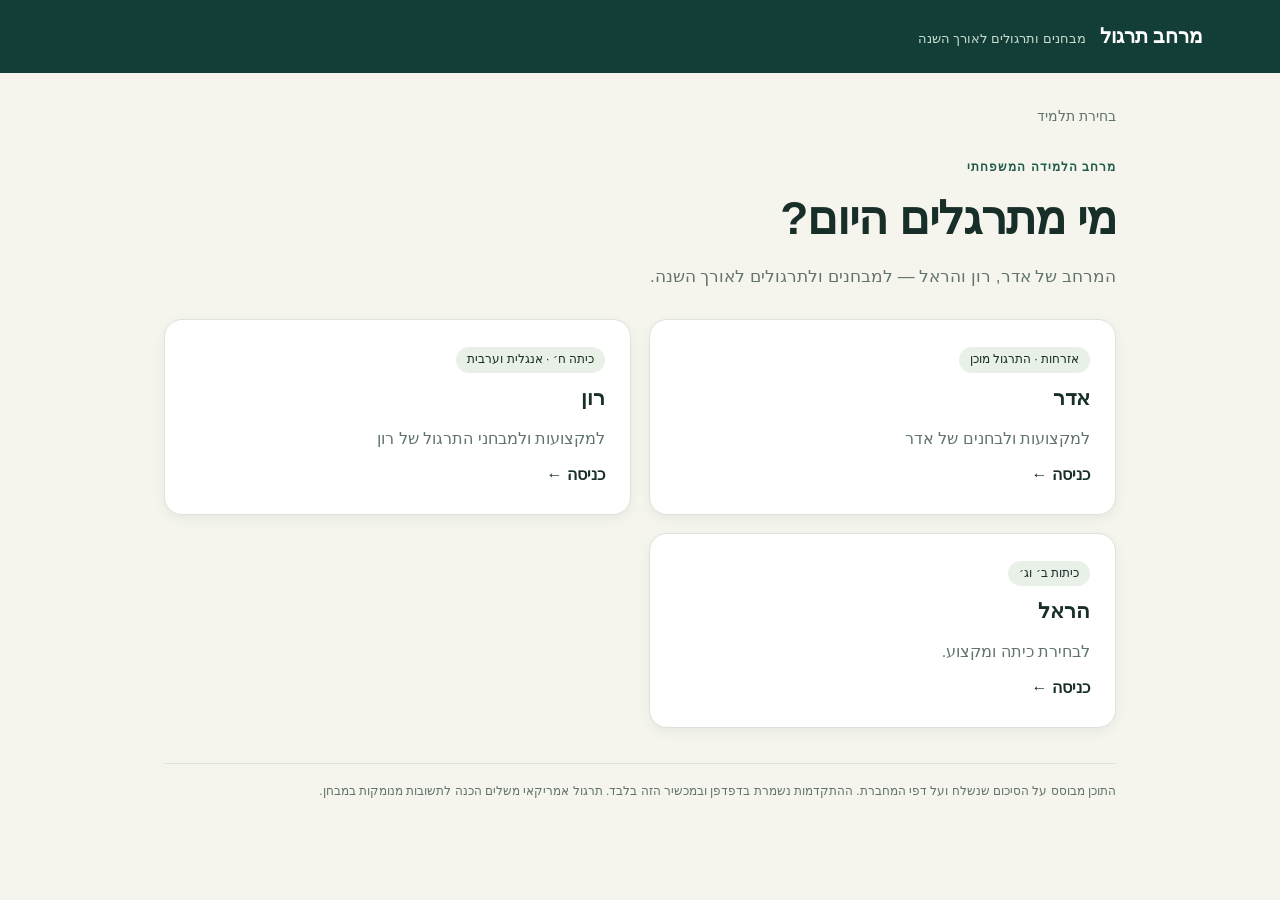
<file: index.html>
<!doctype html><html lang="he" dir="rtl"><head><meta charset="utf-8"><meta name="viewport" content="width=device-width,initial-scale=1"><meta name="theme-color" content="#133e37"><title>מרחב הלמידה המשפחתי</title><style>
:root{--ink:#182e29;--muted:#60736c;--green:#205b4b;--bg:#f5f5ee;--line:#dce3da;--white:#fff;--soft:#e9f0e8;--gold:#e7bd69}*{box-sizing:border-box}body{margin:0;background:var(--bg);color:var(--ink);font-family:Arial,"Noto Sans Hebrew",sans-serif;line-height:1.65}button,a,input{font:inherit}button,a{touch-action:manipulation}button{cursor:pointer}a{color:inherit}header{background:#133e37;color:white;padding:20px 6vw}header a{text-decoration:none;font-weight:700;font-size:20px}header span{color:#c9dcd0;font-size:13px;margin-right:14px}main{max-width:1000px;padding:32px 24px 70px;margin:auto}nav{font-size:14px;color:var(--muted);margin-bottom:30px}nav a{text-decoration:none}nav a:hover{text-decoration:underline}.eyebrow{letter-spacing:1px;font-size:12px;font-weight:bold;color:var(--green)}h1{font-size:clamp(30px,5vw,46px);line-height:1.25;letter-spacing:-1px;margin:12px 0 16px}h2{line-height:1.5;font-size:25px;margin:12px 0 22px}h3{font-size:21px;margin:8px 0}p{margin:10px 0}.intro{color:var(--muted);max-width:690px;font-size:17px}.grid{display:grid;grid-template-columns:repeat(2,minmax(0,1fr));gap:18px;margin:28px 0}.card{background:white;border:1px solid var(--line);border-radius:18px;padding:25px;box-shadow:0 4px 12px #173c2710}.card.link{display:block;text-decoration:none;transition:transform .15s,border-color .15s}.card.link:hover{transform:translateY(-3px);border-color:var(--green)}.section-label{grid-column:1/-1;margin-top:10px}.section-label h2{margin:5px 0}.level{background:#f3ead9;color:#694b19;margin-top:5px}.num{font-size:12px;color:var(--muted);font-weight:bold}.badge{display:inline-block;background:var(--soft);border-radius:20px;padding:3px 11px;font-size:12px}.muted{color:var(--muted)}.actions{display:flex;gap:10px;flex-wrap:wrap;margin-top:22px}.btn{border:1px solid var(--line);border-radius:11px;padding:11px 18px;color:var(--ink);background:white;text-decoration:none;font-weight:bold;display:inline-block}.btn.primary{background:var(--green);border-color:var(--green);color:white}.btn:disabled{opacity:.45;cursor:default}.btn:hover:not(:disabled){filter:brightness(.96)}.notice{padding:15px 18px;background:var(--soft);border-radius:12px;font-size:14px;margin-top:24px}.settings{display:flex;gap:20px;flex-wrap:wrap;align-items:center;background:#fff;padding:16px 20px;border:1px solid var(--line);border-radius:12px}.settings label{display:flex;gap:8px;align-items:center;cursor:pointer}.settings select{font:inherit;padding:7px;border:1px solid var(--line);border-radius:6px;background:white}.topline{display:flex;justify-content:space-between;gap:10px;align-items:center;font-size:14px;color:var(--muted)}.progress{height:7px;background:#dce3da;border-radius:10px;overflow:hidden;margin:12px 0 26px}.progress i{height:100%;display:block;background:var(--green);transition:width .3s}.question{background:white;border:1px solid var(--line);border-radius:20px;padding:30px}.answers{display:grid;gap:11px}.answer{text-align:right;display:flex;align-items:center;gap:12px;padding:15px 18px;border:1.5px solid var(--line);border-radius:12px;background:white;color:var(--ink);line-height:1.5}.answer b{display:flex;align-items:center;justify-content:center;flex-shrink:0;width:29px;height:29px;background:var(--bg);border-radius:8px;font-size:13px}.answer:hover:not(:disabled){border-color:var(--green);background:#f7faf6}.answer.selected{border-color:var(--green);background:#eef4eb}.answer.correct{border-color:#328459;background:#e9f5eb}.answer.wrong{border-color:#ba5d49;background:#fff0eb}.answer:disabled{cursor:default;color:var(--ink)}.feedback{margin-top:20px;padding:16px 20px;border-radius:12px;background:#eef4eb;border-right:4px solid #328459}.feedback.error{background:#fff1eb;border-color:#ba5d49}.feedback p{margin-bottom:0}.qnav{display:flex;gap:6px;flex-wrap:wrap;margin-top:22px}.qnav button{border:1px solid var(--line);background:white;color:var(--ink);border-radius:7px;width:34px;height:34px}.qnav button.done{background:#dbe9df}.qnav button.current{outline:2px solid var(--green);outline-offset:1px}.score{font-size:65px;line-height:1.1;color:var(--green);font-weight:bold;margin:15px 0}.stats{display:flex;gap:30px;flex-wrap:wrap}.review{border-top:1px solid var(--line);padding-top:20px;margin-top:20px}.review details{background:#fff;border:1px solid var(--line);border-radius:12px;padding:14px 18px;margin:10px 0}.review summary{cursor:pointer;font-weight:bold}.review .bad{color:#99432e}.review .good{color:#22603e}footer{font-size:12px;color:var(--muted);margin-top:35px;border-top:1px solid var(--line);padding-top:18px}:focus-visible{outline:3px solid #b78630;outline-offset:4px}.empty{text-align:center;padding:45px 20px}.sr-only{position:absolute;width:1px;height:1px;overflow:hidden;clip:rect(0,0,0,0)}@media(max-width:620px){main{padding:24px 16px 50px}.grid{grid-template-columns:1fr;gap:12px}.card{padding:21px}.question{padding:21px 17px}h2{font-size:21px}.answer{padding:14px 12px;font-size:16px}.settings{gap:12px}header{padding:17px 20px}header span{display:block;margin:0}.actions .btn{flex:1;text-align:center}.topline{font-size:12px}.score{font-size:54px}}
</style>
<link rel="stylesheet" href="./data/english/november-26/exam.css?v=3"></head><body><header><a href="#/">מרחב תרגול</a><span>מבחנים ותרגולים לאורך השנה</span></header><main id="app" tabindex="-1"></main><script id="quiz-data" type="application/json">[
  {
    "title": "כללי המשחק",
    "subtitle": "דמוקרטיה, בחירות והגבלת השלטון",
    "questions": [
      {
        "id": "1-1",
        "q": "קבוצה טוענת שהממשלה היא מקור הסמכות, ולכן אינה חייבת דין וחשבון לאזרחים. איזה עיקרון סותר טענה זו?",
        "options": [
          "שלטון העם",
          "הכרעת הרוב",
          "הפרדת רשויות",
          "הסכמיות"
        ],
        "answer": "שלטון העם",
        "explanation": "האזרחים הם הריבון ומקור סמכות השלטון. הממשלה פועלת מכוח הסמכות שניתנה לנציגים.",
        "tag": "שלטון העם"
      },
      {
        "id": "1-2",
        "q": "במדינה האזרחים בוחרים נציגים, ואלה מקבלים החלטות בשמם. איזו צורת משטר מתוארת?",
        "options": [
          "דמוקרטיה ייצוגית",
          "דמוקרטיה ישירה",
          "שלטון ללא בחירות",
          "משאל עם בכל החלטה"
        ],
        "answer": "דמוקרטיה ייצוגית",
        "explanation": "הבחירה בנציגים שינהלו את ענייני המדינה היא המאפיין של דמוקרטיה ייצוגית.",
        "tag": "שלטון העם"
      },
      {
        "id": "1-3",
        "q": "ועדת בחירות קובעת שרק בעלי תואר אקדמי יוכלו להצביע, אף שכל יתר האזרחים עומדים בתנאי החוק. איזה תנאי נפגע?",
        "options": [
          "כלליות",
          "חשאיות",
          "מחזוריות",
          "יחסיות"
        ],
        "answer": "כלליות",
        "explanation": "כלליות עוסקת בזכות כלל האזרחים העומדים בתנאי החוק לבחור ולהיבחר, ולא במשקל קולו של מי שכבר מצביע.",
        "tag": "תנאי הבחירות"
      },
      {
        "id": "1-4",
        "q": "בעל מפעל דורש מעובדיו לצלם את פתק ההצבעה שלהם כדי להוכיח שתמכו במפלגתו. איזה תנאי נועד להגן מפני לחץ כזה?",
        "options": [
          "חשאיות",
          "רשימתיות",
          "מחזוריות",
          "ארציות"
        ],
        "answer": "חשאיות",
        "explanation": "החשאיות מונעת ידיעה למי הצביע אדם ובכך מגינה על בחירה חופשית מלחץ ומאיומים.",
        "tag": "תנאי הבחירות"
      },
      {
        "id": "1-5",
        "q": "הממשלה מחליטה לדחות את הבחירות שוב ושוב, ללא מועד חדש וללא בסיס בחוק. איזה תנאי נפגע באופן הישיר ביותר?",
        "options": [
          "מחזוריות",
          "כלליות",
          "חשאיות",
          "שוויוניות"
        ],
        "answer": "מחזוריות",
        "explanation": "מחזוריות מחייבת בחירות במועדים הקבועים בחוק ומאפשרת החלפת שלטון.",
        "tag": "תנאי הבחירות"
      },
      {
        "id": "1-6",
        "q": "כל האזרחים רשאים להצביע, אך לבעלי הכנסה גבוהה ניתנים שני קולות ולאחרים קול אחד. איזה תנאי נפגע?",
        "options": [
          "שוויוניות",
          "כלליות",
          "חשאיות",
          "התמודדות חופשית"
        ],
        "answer": "שוויוניות",
        "explanation": "האפשרות להצביע נשמרת, אך משקל הקולות אינו שווה. שוויוניות משמעה קול אחד לכל בוחר ומשקל שווה לקולות.",
        "tag": "תנאי הבחירות"
      },
      {
        "id": "1-7",
        "q": "השלטון מתיר הצבעה חשאית, אך אוסר על מפלגות יריבות לקיים כנסים ולפרסם את מצען. איזה תנאי נפגע?",
        "options": [
          "התמודדות חופשית והוגנת",
          "מחזוריות",
          "שוויוניות במשקל הקול",
          "ארציות"
        ],
        "answer": "התמודדות חופשית והוגנת",
        "explanation": "תחרות אמיתית מחייבת חופש ביטוי והתארגנות ואפשרות להציג עמדות חלופיות.",
        "tag": "תנאי הבחירות"
      },
      {
        "id": "1-8",
        "q": "קולות הבוחרים מכל היישובים נספרים יחד באותו אזור בחירה. איזה מאפיין בשיטת הבחירות בישראל מודגם?",
        "options": [
          "ארצית",
          "יחסית",
          "רשימתית",
          "חשאית"
        ],
        "answer": "ארצית",
        "explanation": "ארציות משמעה שכל המדינה היא אזור בחירה אחד. היא אינה קובעת בפני עצמה כיצד מחולקים המנדטים.",
        "tag": "שיטת הבחירות"
      },
      {
        "id": "1-9",
        "q": "אזרח רוצה להצביע לאדם במקום השלישי ברשימה, בלי לתמוך ברשימה עצמה. איזה מאפיין בשיטת הבחירות לכנסת מונע זאת?",
        "options": [
          "רשימתית",
          "ארצית",
          "יחסית",
          "מחזורית"
        ],
        "answer": "רשימתית",
        "explanation": "ההצבעה היא לרשימת מועמדים של מפלגה ולא למועמד יחיד ברשימה.",
        "tag": "שיטת הבחירות"
      },
      {
        "id": "1-10",
        "q": "מפלגה שעברה את אחוז החסימה מקבלת מושבים בהתאם לחלקה בקולות, על פי כללי חלוקת המנדטים. איזה מאפיין מודגם?",
        "options": [
          "יחסית",
          "ארצית",
          "רשימתית",
          "כללית"
        ],
        "answer": "יחסית",
        "explanation": "יחסיות קושרת בין חלקה של רשימה בקולות לבין מספר מושביה, בכפוף לאחוז החסימה ולכללי החלוקה.",
        "tag": "שיטת הבחירות"
      },
      {
        "id": "1-11",
        "q": "מועצה הכריעה בהצבעה חוקית על מיקום פארק. המיעוט מתנגד, אך זכויותיו אינן נפגעות. מה מחייב עקרון הכרעת הרוב?",
        "options": [
          "ההחלטה מחייבת גם את המתנגדים",
          "ההחלטה תקפה רק אם כולם מסכימים",
          "המיעוט רשאי להתעלם מההחלטה",
          "יש להעניק למיעוט זכות וטו"
        ],
        "answer": "ההחלטה מחייבת גם את המתנגדים",
        "explanation": "הכרעת רוב מאפשרת קבלת החלטות המחייבות גם את המיעוט, תוך שמירה על זכויותיו.",
        "tag": "הכרעת הרוב"
      },
      {
        "id": "1-12",
        "q": "רוב בפרלמנט מבטל את זכות הבחירה של מיעוט משום שהוא מתנגד לשלטון. כיצד יש לסווג את המצב?",
        "options": [
          "עריצות הרוב",
          "מימוש תקין של הכרעת הרוב",
          "העדפה מתקנת",
          "הסכמיות דמוקרטית"
        ],
        "answer": "עריצות הרוב",
        "explanation": "גם רוב נבחר אינו רשאי להשתמש בכוחו כדי לשלול זכויות פוליטיות מהמיעוט או לפגוע ביסודות הדמוקרטיה.",
        "tag": "עריצות הרוב"
      },
      {
        "id": "1-13",
        "q": "אילו שני גורמים הם שניהם אמצעים מוסדיים להגבלת השלטון?",
        "options": [
          "מבקר המדינה ומערכת המשפט",
          "עיתונות וארגון אזרחי",
          "הפגנה ומבקר המדינה",
          "רשת חברתית ואופוזיציה"
        ],
        "answer": "מבקר המדינה ומערכת המשפט",
        "explanation": "מבקר המדינה ומערכת המשפט הם מוסדות רשמיים הפועלים מכוח החוק. עיתונות, מחאה וארגונים אזרחיים הם אמצעים לא מוסדיים.",
        "tag": "הגבלת השלטון"
      },
      {
        "id": "1-14",
        "q": "תחקיר עיתונאי ופעילות של ארגון אזרחי מביאים לביקורת ציבורית על משרד ממשלתי. איזה סוג פיקוח מתואר?",
        "options": [
          "פיקוח בלתי פורמלי",
          "פיקוח שיפוטי",
          "פיקוח פרלמנטרי",
          "פיקוח של מבקר המדינה"
        ],
        "answer": "פיקוח בלתי פורמלי",
        "explanation": "התקשורת והחברה האזרחית מבקרות ומפעילות לחץ ציבורי ללא סמכות שלטונית רשמית.",
        "tag": "הגבלת השלטון"
      },
      {
        "id": "1-15",
        "q": "בית משפט בוחן פעולה של הממשלה מכוח סמכותו, והכנסת מפקחת עליה בדיונים. מה מבטא מבנה זה?",
        "options": [
          "הפרדת רשויות עם איזונים ובלמים",
          "הפרדה מוחלטת ללא קשר בין הרשויות",
          "ריכוז כל הסמכויות ברשות אחת",
          "החלפת שלטון העם בשלטון שופטים"
        ],
        "answer": "הפרדת רשויות עם איזונים ובלמים",
        "explanation": "חלוקת סמכויות לצד פיקוח הדדי נועדה למנוע ריכוז כוח. בישראל ההפרדה אינה מוחלטת.",
        "tag": "הפרדת רשויות"
      }
    ]
  },
  {
    "title": "חוק, מדינה ומחלוקת",
    "subtitle": "שלטון החוק, הכרזת העצמאות ותרבות דמוקרטית",
    "questions": [
      {
        "id": "2-1",
        "q": "שר טוען שמעמדו מאפשר לו להתעלם מחוק המחייב את האזרחים. איזה עיקרון הוא מפר?",
        "options": [
          "שלטון החוק",
          "פלורליזם",
          "שיטת בחירות רשימתית",
          "חופש מדת"
        ],
        "answer": "שלטון החוק",
        "explanation": "שלטון החוק מחייב גם את רשויות השלטון ובעלי התפקידים, ולא רק את האזרחים.",
        "tag": "שלטון החוק"
      },
      {
        "id": "2-2",
        "q": "אדם שאינו בעל תפקיד ציבורי גונב טלפון כדי למכור אותו. מהו סוג העבריינות?",
        "options": [
          "עבריינות פלילית רגילה",
          "עבריינות שלטונית אישית",
          "עבריינות שלטונית ציבורית",
          "פקודה בלתי חוקית"
        ],
        "answer": "עבריינות פלילית רגילה",
        "explanation": "זהו מעשה פלילי למען אינטרס אישי, ללא ניצול תפקיד שלטוני.",
        "tag": "סוגי עבריינות"
      },
      {
        "id": "2-3",
        "q": "פקיד דורש תשלום לכיסו תמורת מתן היתר שהוא מוסמך להעניק. איזה סוג עבריינות מתואר?",
        "options": [
          "עבריינות שלטונית אישית",
          "עבריינות שלטונית ציבורית",
          "עבריינות רגילה ללא קשר לתפקיד",
          "אי־ציות לפקודה"
        ],
        "answer": "עבריינות שלטונית אישית",
        "explanation": "הפקיד מנצל סמכות ציבורית להשגת טובת הנאה פרטית. המעמד והמניע יחד קובעים את הסיווג.",
        "tag": "סוגי עבריינות"
      },
      {
        "id": "2-4",
        "q": "ראש רשות עוקף ביודעין חובה חוקית במכרז כדי לפתוח מהר מרכז קהילתי. הובהר שלא צמחה לו טובת הנאה פרטית. מה הסיווג?",
        "options": [
          "עבריינות שלטונית ציבורית",
          "עבריינות שלטונית אישית",
          "פעולה חוקית בשל המטרה הציבורית",
          "עבריינות פלילית רגילה בלבד"
        ],
        "answer": "עבריינות שלטונית ציבורית",
        "explanation": "הפרת החוק נעשתה במסגרת תפקיד שלטוני לקידום מטרה ציבורית. מטרה כזו אינה מכשירה את העבירה.",
        "tag": "סוגי עבריינות"
      },
      {
        "id": "2-5",
        "q": "מהו ההבדל המכריע בין עבריינות שלטונית אישית לציבורית?",
        "options": [
          "המניע הפרטי לעומת המניע הציבורי או המפלגתי",
          "עובד זוטר לעומת שר בכיר",
          "עבירה קלה לעומת עבירה חמורה",
          "עבירה שהתגלתה לעומת עבירה שלא התגלתה"
        ],
        "answer": "המניע הפרטי לעומת המניע הציבורי או המפלגתי",
        "explanation": "בשני המקרים יש הפרת חוק במסגרת תפקיד שלטוני. ההבחנה בחומר היא בין קידום אינטרס פרטי לקידום אינטרס ציבורי או מפלגתי.",
        "tag": "סוגי עבריינות"
      },
      {
        "id": "2-6",
        "q": "מפקד מורה לפגוע במכוון באנשים חסרי ישע שאינם מסכנים איש. האי־חוקיות חמורה וברורה לכל אדם סביר. מה נדרש?",
        "options": [
          "לסרב לפקודה בלתי חוקית בעליל",
          "לציית משום שהמפקד נושא לבדו באחריות",
          "לציית אם הפקודה נמסרה בכתב",
          "לציית אם רוב החיילים מסכימים"
        ],
        "answer": "לסרב לפקודה בלתי חוקית בעליל",
        "explanation": "פקודה בלתי חוקית בעליל מחייבת סירוב. הוראת מפקד אינה פוטרת את המבצע מאחריות.",
        "tag": "פקודות"
      },
      {
        "id": "2-7",
        "q": "איזו קביעה מבחינה נכון בין פקודה בלתי חוקית לפקודה בלתי חוקית בעליל?",
        "options": [
          "לא כל חריגה מהחוק היא בעליל; בעליל מחייבת סירוב",
          "כל פקודה בלתי חוקית היא בהכרח בעליל",
          "פקודה בעליל מותרת אם המפקד מאשר שוב",
          "ההבדל נקבע רק לפי דרגת נותן הפקודה"
        ],
        "answer": "לא כל חריגה מהחוק היא בעליל; בעליל מחייבת סירוב",
        "explanation": "בעליל מציינת אי־חוקיות מובהקת וחמורה, מעבר לעצם החריגה מהחוק. החומר אינו קובע כלל גורף זהה לכל פקודה בלתי חוקית.",
        "tag": "פקודות"
      },
      {
        "id": "2-8",
        "q": "בעיר פועלים ארגונים המייצגים השקפות שונות, והרשות מכירה בזכותם להתארגן ולפעול כחוק. איזה עיקרון מודגש?",
        "options": [
          "פלורליזם",
          "הסכמיות",
          "מחזוריות",
          "הכרעת הרוב"
        ],
        "answer": "פלורליזם",
        "explanation": "פלורליזם מעניק לגיטימציה לריבוי קבוצות, דעות ואינטרסים ולהתארגנות לשם קידומם.",
        "tag": "תרבות דמוקרטית"
      },
      {
        "id": "2-9",
        "q": "אדם מתנגד מאוד לעמדת מרצה, ובכל זאת נמנע מהשתקתו ומכיר בזכותו להשמיע אותה. איזה עיקרון מודגש?",
        "options": [
          "סובלנות",
          "הסכמיות",
          "שוויוניות בבחירות",
          "הפרדת רשויות"
        ],
        "answer": "סובלנות",
        "explanation": "הפרט אינו חייב להסכים לדעה, אך עליו לאפשר את קיומה וביטויה ולהימנע מאלימות ומהשתקה.",
        "tag": "תרבות דמוקרטית"
      },
      {
        "id": "2-10",
        "q": "מפלגות חלוקות במדיניות, אך מסכימות שהמחלוקות יוכרעו בבחירות ובהליכים חוקיים. איזה עיקרון מודגש?",
        "options": [
          "הסכמיות",
          "אחידות אידאולוגית",
          "שיטת בחירות יחסית",
          "העדפה מתקנת"
        ],
        "answer": "הסכמיות",
        "explanation": "הסכמיות היא הסכמה רחבה על יסודות וכללי משחק משותפים, גם ללא הסכמה על התוכן הפוליטי.",
        "tag": "תרבות דמוקרטית"
      },
      {
        "id": "2-11",
        "q": "מה מבטא בצורה הטובה ביותר תרבות פוליטית דמוקרטית?",
        "options": [
          "השתתפות פוליטית וכיבוד המיעוט גם לאחר הפסד",
          "השתתפות רק כאשר המפלגה שלי מנצחת",
          "קיום בחירות לצד השתקת כל ביקורת",
          "הסכמה מלאה של כל הציבור לכל החלטה"
        ],
        "answer": "השתתפות פוליטית וכיבוד המיעוט גם לאחר הפסד",
        "explanation": "תרבות דמוקרטית כוללת ערכים והתנהגות: השתתפות, סובלנות, כיבוד זכויות וקבלת כללי המשחק והכרעת הרוב.",
        "tag": "תרבות דמוקרטית"
      },
      {
        "id": "2-12",
        "q": "איזו התאמה בין מסמך היסטורי לתוכנו נכונה?",
        "options": [
          "החלטה 181 — הצעת חלוקה למדינה יהודית ולמדינה ערבית",
          "הצהרת בלפור — הכרזה בפועל על הקמת ישראל",
          "כתב המנדט — תוצאות הבחירות לכנסת הראשונה",
          "החלטה 181 — קביעת סמכויות מבקר המדינה"
        ],
        "answer": "החלטה 181 — הצעת חלוקה למדינה יהודית ולמדינה ערבית",
        "explanation": "בסיכום מופיעה החלטה 181 מ־1947 כתוכנית החלוקה. יש להבחין בינה לבין הצהרת בלפור וכתב המנדט.",
        "tag": "הרקע להכרזה"
      },
      {
        "id": "2-13",
        "q": "טקסט מתאר את הקשר ההיסטורי של העם לארצו, את השואה ואת ההכרה הבין־לאומית. לאיזה חלק בהכרזת העצמאות הוא שייך?",
        "options": [
          "החלק ההיסטורי וההצדקות להקמה",
          "החלק המעשי של הקמת מוסדות",
          "הפניות לגורמים שונים",
          "כללי שיטת הבחירות לכנסת"
        ],
        "answer": "החלק ההיסטורי וההצדקות להקמה",
        "explanation": "זהו הרקע המצדיק את הקמת המדינה, להבדיל מההכרזה המעשית, מהערכים ומהפניות.",
        "tag": "חלקי ההכרזה"
      },
      {
        "id": "2-14",
        "q": "מה שייך לחלק המעשי של הכרזת העצמאות?",
        "options": [
          "הכרזה על הקמת המדינה וקביעת מוסדות השלטון הזמניים",
          "תיאור הקשר ההיסטורי לארץ ישראל",
          "התחייבות לחופש דת ומצפון",
          "קריאה למדינות השכנות לשיתוף פעולה"
        ],
        "answer": "הכרזה על הקמת המדינה וקביעת מוסדות השלטון הזמניים",
        "explanation": "החלק המעשי עוסק בעצם הקמת המדינה, בשמה ובסידורי השלטון, ולא בהצדקות או בהצהרות הערכיות.",
        "tag": "חלקי ההכרזה"
      },
      {
        "id": "2-15",
        "q": "איזה צמד מבטא בהתאמה מאפיין יהודי ומאפיין דמוקרטי בהכרזה?",
        "options": [
          "פתיחות לעלייה יהודית ושוויון זכויות לכל האזרחים",
          "שוויון זכויות וקיבוץ גלויות",
          "חופש מצפון והקמת מוסדות זמניים",
          "בחירות כלליות והקשר ההיסטורי של העם לארץ"
        ],
        "answer": "פתיחות לעלייה יהודית ושוויון זכויות לכל האזרחים",
        "explanation": "עלייה יהודית וקיבוץ גלויות מבטאים אופי יהודי; שוויון זכויות ללא הבדל דת, גזע ומין מבטא אופי דמוקרטי.",
        "tag": "תוכן ההכרזה"
      }
    ]
  },
  {
    "title": "זכויות בפעולה",
    "subtitle": "זכויות טבעיות וחירויות בתרחישים",
    "questions": [
      {
        "id": "3-1",
        "q": "תלמיד טוען שזכויות האדם הן פרס שהמדינה מעניקה למי שמתנהג כראוי. מהי התשובה המדויקת?",
        "options": [
          "הן מוקנות לכל אדם מעצם היותו אדם",
          "הן מוקנות רק לאזרחים משלמי מיסים",
          "הן מוקנות רק למי שהצביע בבחירות",
          "הן מוקנות רק לאחר החלטת ממשלה"
        ],
        "answer": "הן מוקנות לכל אדם מעצם היותו אדם",
        "explanation": "זכויות טבעיות אינן מתנה מהשלטון או תמורה על מילוי חובות. תפקיד המדינה להכיר בהן ולהגן עליהן.",
        "tag": "זכויות טבעיות"
      },
      {
        "id": "3-2",
        "q": "מנהל מכריח עובד לעמוד מול עמיתיו ומשפיל אותו בכינויים מבזים. איזו זכות נפגעת באופן הישיר ביותר?",
        "options": [
          "הזכות לכבוד",
          "חופש העיסוק",
          "חופש התנועה",
          "הזכות לבחור ולהיבחר"
        ],
        "answer": "הזכות לכבוד",
        "explanation": "מוקד המקרה הוא השפלה וביזוי של האדם, ולא בחירת מקצוע או תנועה ממקום למקום.",
        "tag": "כבוד"
      },
      {
        "id": "3-3",
        "q": "עובד מעתיק ללא רשות את ההתכתבויות האישיות של עמיתתו וקורא אותן. איזו זכות נפגעת?",
        "options": [
          "הזכות לפרטיות",
          "הזכות לשם טוב",
          "חופש הדת",
          "זכויות קבוצתיות"
        ],
        "answer": "הזכות לפרטיות",
        "explanation": "אין צורך בפרסום פומבי כדי לפגוע בפרטיות; עצם החדירה להתכתבויות האישיות פוגעת בה.",
        "tag": "פרטיות"
      },
      {
        "id": "3-4",
        "q": "אדם מפרסם על שכנו טענת גניבה כוזבת, והפרסום פוגע במוניטין של השכן. איזו זכות מודגשת?",
        "options": [
          "הזכות לשם טוב",
          "חופש המצפון",
          "חופש העיסוק",
          "הזכות לשוויון בהצבעה"
        ],
        "answer": "הזכות לשם טוב",
        "explanation": "הפגיעה היא באופן שבו אחרים תופסים את האדם בעקבות פרסום פוגעני. אין מדובר רק בחדירה למידע אישי.",
        "tag": "שם טוב"
      },
      {
        "id": "3-5",
        "q": "תושבים דורשים מהרשויות לפעול נגד איומים ותקיפות מסכני חיים בשכונתם. איזו זכות עומדת בבסיס הדרישה?",
        "options": [
          "הזכות לחיים ולביטחון",
          "חופש מדת",
          "זכויות תרבותיות",
          "חופש ההתארגנות הפוליטית"
        ],
        "answer": "הזכות לחיים ולביטחון",
        "explanation": "הזכות מחייבת הגנה על חיי האדם ושלמות גופו, ובכלל זה פעולה של המדינה נגד אלימות ואיומים.",
        "tag": "חיים וביטחון"
      },
      {
        "id": "3-6",
        "q": "אדם מועמד לדין בלי שנמסר לו במה הוא מואשם ובלי אפשרות להציג ראיות להגנתו. איזו זכות נפגעת?",
        "options": [
          "הזכות להליך משפטי הוגן",
          "הזכות לחינוך",
          "חופש העיסוק",
          "הזכות לקניין"
        ],
        "answer": "הזכות להליך משפטי הוגן",
        "explanation": "ידיעת האישום והאפשרות להתגונן ולהציג ראיות הן מרכיבים של הליך משפטי הוגן.",
        "tag": "הליך הוגן"
      },
      {
        "id": "3-7",
        "q": "איזו דרישה נובעת מחזקת החפות במסגרת הליך הוגן?",
        "options": [
          "אין לראות באדם אשם לפני שהוכחה אשמתו כדין",
          "כל חשוד זכאי אוטומטית לפטור ממשפט",
          "כל ראיה שהמשטרה אוספת פסולה",
          "כל נאשם רשאי לבחור את פסק הדין"
        ],
        "answer": "אין לראות באדם אשם לפני שהוכחה אשמתו כדין",
        "explanation": "חזקת החפות מגינה על אדם מפני יחס אליו כאשם לפני שהוכחה אשמתו בהליך כדין; היא אינה מבטלת את ההליך.",
        "tag": "הליך הוגן"
      },
      {
        "id": "3-8",
        "q": "רשות כולאת אדם ללא בסיס חוקי וללא הצדקה. מעבר לשאלת ההליך, איזו זכות כללית נפגעת ישירות?",
        "options": [
          "הזכות לחירות",
          "הזכות לשם טוב",
          "זכות קבוצתית לשפה",
          "הזכות לחינוך"
        ],
        "answer": "הזכות לחירות",
        "explanation": "הזכות לחירות מגינה מפני שלילת חירות שרירותית ומאפשרת לאדם לנהל את חייו.",
        "tag": "חירות"
      },
      {
        "id": "3-9",
        "q": "רשות דורשת מאדם לאמץ בלבו השקפה אידאולוגית מסוימת, גם אם לא יבטא דבר בפומבי. איזה חופש נפגע?",
        "options": [
          "חופש המחשבה והמצפון",
          "חופש הביטוי בלבד",
          "חופש התנועה",
          "חופש העיסוק"
        ],
        "answer": "חופש המחשבה והמצפון",
        "explanation": "המקרה מתמקד בעצם ההחזקה בדעה ובמערכת ערכים, ולא בהשמעתן לאחרים.",
        "tag": "מחשבה ומצפון"
      },
      {
        "id": "3-10",
        "q": "רשות אוסרת על אדם לעסוק במקצוע שבחר, ללא בסיס בחוק. איזה חופש נפגע באופן הישיר ביותר?",
        "options": [
          "חופש העיסוק",
          "חופש הדת",
          "חופש התנועה",
          "חופש ההפגנה"
        ],
        "answer": "חופש העיסוק",
        "explanation": "חופש העיסוק עוסק בבחירת מקצוע ומשלח יד ובעיסוק בהם, בכפוף להגבלות חוקיות.",
        "tag": "עיסוק"
      },
      {
        "id": "3-11",
        "q": "מוזיאון מבטל יצירה רק משום שהיא מבקרת את הממשלה, ללא הצדקה אחרת. איזה חופש נמצא במוקד?",
        "options": [
          "חופש הביטוי",
          "חופש מדת",
          "חופש התנועה",
          "חופש המצפון בלבד"
        ],
        "answer": "חופש הביטוי",
        "explanation": "הבעת עמדה באמצעות אמנות היא ביטוי. המוקד כאן הוא הצגתה לציבור ולא עצם המחשבה של היוצר.",
        "tag": "ביטוי"
      },
      {
        "id": "3-12",
        "q": "נאסר על תושבים לעבור בין יישובים ללא בסיס חוקי. איזו זכות נפגעת?",
        "options": [
          "חופש התנועה",
          "חופש העיסוק",
          "הזכות לשם טוב",
          "זכות קבוצתית לתרבות"
        ],
        "answer": "חופש התנועה",
        "explanation": "חופש התנועה כולל מעבר ממקום למקום ובחירת מקום מגורים, בכפוף להגבלות חוקיות.",
        "tag": "תנועה"
      },
      {
        "id": "3-13",
        "q": "נמנעת מאדם האפשרות לקיים טקס של דתו, ללא הצדקה חוקית. איזה חופש נפגע?",
        "options": [
          "חופש הדת",
          "חופש מדת",
          "חופש העיסוק",
          "חופש התנועה"
        ],
        "answer": "חופש הדת",
        "explanation": "חופש הדת מגן על אמונה, השתייכות דתית וקיום מצוות וטקסים. חופש מדת מגן מפני כפייתם.",
        "tag": "דת"
      },
      {
        "id": "3-14",
        "q": "עובדת מחויבת להשתתף בטקס דתי בניגוד לרצונה. איזה חופש עומד בבסיס התנגדותה?",
        "options": [
          "חופש מדת",
          "חופש הדת בלבד",
          "הזכות לשם טוב",
          "הזכות לקניין"
        ],
        "answer": "חופש מדת",
        "explanation": "חופש מדת כולל את הזכות שלא לקיים מנהגים וטקסים דתיים בניגוד לרצון האדם.",
        "tag": "חופש מדת"
      },
      {
        "id": "3-15",
        "q": "איזו קביעה על כניסה לישראל ויציאה ממנה תואמת את חומר הלימוד?",
        "options": [
          "יציאה מוקנית לכל אדם; כניסה לישראל מוקנית לאזרחים, בהתאם לדין",
          "יציאה וכניסה מוקנות באותה מידה לכל אדם בעולם",
          "יציאה מוקנית רק לאזרחים; כניסה לכל אדם",
          "אין קשר בין כניסה ויציאה לבין חופש התנועה"
        ],
        "answer": "יציאה מוקנית לכל אדם; כניסה לישראל מוקנית לאזרחים, בהתאם לדין",
        "explanation": "בסיכום יש הבחנה בין זכות כל אדם לצאת מהמדינה לבין זכות אזרח להיכנס לישראל, בהתאם לדין.",
        "tag": "תנועה"
      }
    ]
  },
  {
    "title": "דיוק והכרעה",
    "subtitle": "שוויון, סוגי זכויות, חובות וגישות כלכליות",
    "questions": [
      {
        "id": "4-1",
        "q": "מועמד מתאים נפסל מעבודה רק בגלל מוצאו, שאין לו קשר לדרישות התפקיד. מהו הסיווג?",
        "options": [
          "אפליה פסולה",
          "הבחנה מוצדקת",
          "העדפה מתקנת",
          "הכרעת רוב"
        ],
        "answer": "אפליה פסולה",
        "explanation": "יחס שונה על בסיס שוני שאינו רלוונטי לעניין הוא אפליה פסולה.",
        "tag": "שוויון"
      },
      {
        "id": "4-2",
        "q": "לתפקיד נהג אוטובוס נדרש רישיון נהיגה מתאים, ומועמד ללא רישיון נדחה. מהו הסיווג?",
        "options": [
          "הבחנה מוצדקת",
          "אפליה פסולה",
          "העדפה מתקנת",
          "עריצות הרוב"
        ],
        "answer": "הבחנה מוצדקת",
        "explanation": "הרישיון הוא שוני הרלוונטי לביצוע התפקיד, ולכן יחס שונה על בסיסו הוא הבחנה.",
        "tag": "שוויון"
      },
      {
        "id": "4-3",
        "q": "תוכנית זמנית מעניקה סיוע מיוחד לקבוצה שקופחה בעבר, כדי לצמצם פערים ולשפר את סיכוייה. מהו הסיווג?",
        "options": [
          "העדפה מתקנת",
          "אפליה פסולה",
          "עבריינות שלטונית ציבורית",
          "אחידות מוחלטת"
        ],
        "answer": "העדפה מתקנת",
        "explanation": "העדפה מתקנת היא הטבה מכוונת לקבוצה שקופחה, לצמצום פערים ולקידום שוויון הזדמנויות, בדרך כלל לזמן מוגבל.",
        "tag": "שוויון"
      },
      {
        "id": "4-4",
        "q": "מהו המבחן המרכזי המבדיל הבחנה מוצדקת מאפליה פסולה?",
        "options": [
          "האם השוני רלוונטי לעניין הנדון",
          "האם רוב הציבור תומך בהחלטה",
          "האם ההחלטה מעניקה יחס זהה לכולם",
          "האם ההחלטה פורסמה ברשת חברתית"
        ],
        "answer": "האם השוני רלוונטי לעניין הנדון",
        "explanation": "לא כל יחס שונה הוא פסול. הרלוונטיות של השוני למטרה היא לב ההבחנה.",
        "tag": "שוויון"
      },
      {
        "id": "4-5",
        "q": "קהילת מיעוט מבקשת להפעיל מוסדות חינוך בשפתה כדי לשמר את מורשתה. איזה סוג זכויות מודגש?",
        "options": [
          "זכויות קבוצתיות־תרבותיות",
          "זכויות פוליטיות של בחירה",
          "זכויות כלכליות בלבד",
          "זכות אישית לשם טוב"
        ],
        "answer": "זכויות קבוצתיות־תרבותיות",
        "explanation": "המטרה היא שימור זהות ייחודית של קבוצה: שפה, תרבות, מורשת ומוסדות חינוך.",
        "tag": "סוגי זכויות"
      },
      {
        "id": "4-6",
        "q": "אזרחים מקימים מפלגה ומתמודדים בבחירות כדי להשפיע על מדיניות הממשלה. איזה סוג זכויות מודגש?",
        "options": [
          "זכויות פוליטיות",
          "זכויות קבוצתיות־תרבותיות",
          "זכויות כלכליות־חברתיות",
          "זכויות קניין בלבד"
        ],
        "answer": "זכויות פוליטיות",
        "explanation": "השתתפות בחיים הפוליטיים, התארגנות והזכות לבחור ולהיבחר מאפשרות השפעה על השלטון.",
        "tag": "סוגי זכויות"
      },
      {
        "id": "4-7",
        "q": "איגוד דורש שכר ותנאי עבודה הוגנים, ושירותי בריאות וחינוך נגישים. איזה סוג זכויות משותף לדרישות?",
        "options": [
          "זכויות כלכליות־חברתיות",
          "זכויות פוליטיות בלבד",
          "זכויות קבוצתיות בלבד",
          "תנאי בחירות דמוקרטיות"
        ],
        "answer": "זכויות כלכליות־חברתיות",
        "explanation": "זכויות אלה עוסקות בתנאי קיום וברמת חיים נאותה, ומימושן כרוך במדיניות ובהקצאת משאבים.",
        "tag": "סוגי זכויות"
      },
      {
        "id": "4-8",
        "q": "איזו טענה מתארת נכון את הזכויות הפוליטיות לפי הסיכום?",
        "options": [
          "חלקן נובעות מזכויות טבעיות וחלקן קשורות לאזרחות",
          "כולן מוענקות לכל אדם בעולם בכל מדינה",
          "כולן נוגעות רק לקבלת שירותי רווחה",
          "כולן מיועדות רק לקבוצות מיעוט"
        ],
        "answer": "חלקן נובעות מזכויות טבעיות וחלקן קשורות לאזרחות",
        "explanation": "חופש ביטוי והתארגנות קשורים לזכויות טבעיות; הזכות לבחור ולהיבחר קשורה להשתתפות אזרחים בשלטון.",
        "tag": "סוגי זכויות"
      },
      {
        "id": "4-9",
        "q": "איזה זוג כולל בהתאמה חובה כאדם וחובה כאזרח?",
        "options": [
          "כיבוד זכויות הזולת ותשלום מיסים כחוק",
          "תשלום מיסים וכיבוד זכויות הזולת",
          "בחירה במקצוע ותשלום מיסים",
          "קיום טקס דתי והצבעה למפלגה"
        ],
        "answer": "כיבוד זכויות הזולת ותשלום מיסים כחוק",
        "explanation": "כיבוד הזולת הוא חובה אנושית; תשלום מיסים הוא חובה חוקית במסגרת המדינה. הזכויות אינן תמורה למילוי החובות.",
        "tag": "חובות"
      },
      {
        "id": "4-10",
        "q": "אזרח לא שילם מס. אדם אחר טוען שמעתה מותר לפגוע בגופו ולשלול את זכויותיו הבסיסיות. מה נכון?",
        "options": [
          "ניתן לאכוף את החוק, אך זכויותיו אינן נשללות אוטומטית",
          "כל זכויותיו פוקעות עד תשלום החוב",
          "רק זכויות בני משפחתו נשמרות",
          "זכויות טבעיות קיימות רק למי שאין לו חובות"
        ],
        "answer": "ניתן לאכוף את החוק, אך זכויותיו אינן נשללות אוטומטית",
        "explanation": "המדינה יכולה לנקוט הליכים חוקיים, אך אי־מילוי חובה אינו מבטל אוטומטית את הזכויות הטבעיות.",
        "tag": "זכויות וחובות"
      },
      {
        "id": "4-11",
        "q": "עיתון רוצה לפרסם פרטים אישיים, והאדם שעליו נכתב מבקש למנוע חשיפה. איזה צמד זכויות מתנגש במוקד המתואר?",
        "options": [
          "חופש הביטוי והזכות לפרטיות",
          "חופש העיסוק וחופש הדת",
          "זכות בחירה וזכות לתרבות",
          "חופש תנועה והזכות לחינוך"
        ],
        "answer": "חופש הביטוי והזכות לפרטיות",
        "explanation": "הפרסום מבטא חופש ביטוי, וחשיפת עניינים אישיים נוגעת לפרטיות. יש לבחון איזון בהתאם לנסיבות ולדין.",
        "tag": "התנגשות זכויות"
      },
      {
        "id": "4-12",
        "q": "נדרשת החלטה המגבילה הפגנה בשל סכנה ממשית לחיי אנשים. מהי דרך החשיבה המתאימה לפי החומר?",
        "options": [
          "איזון שיצמצם ככל האפשר את הפגיעה בזכויות",
          "ביטול אוטומטי של חופש הביטוי בכל מחלוקת",
          "קביעה שהזכות להפגין תמיד גוברת ללא תנאי",
          "קבלת החלטה רק לפי מספר המפגינים"
        ],
        "answer": "איזון שיצמצם ככל האפשר את הפגיעה בזכויות",
        "explanation": "זכויות עלולות להתנגש בזכויות אחרות ובאינטרס ציבורי. יש לאזן בנסיבות המקרה ולשאוף למימוש מרבי ולפגיעה מצומצמת.",
        "tag": "התנגשות זכויות"
      },
      {
        "id": "4-13",
        "q": "ממשלה מרחיבה שירותים ציבוריים וקצבאות, במימון מיסוי, כדי לצמצם פערים חברתיים. איזו גישה מודגמת?",
        "options": [
          "הגישה הסוציאל־דמוקרטית",
          "הגישה הליברלית הכלכלית",
          "הפרדת רשויות",
          "שיטת בחירות יחסית"
        ],
        "answer": "הגישה הסוציאל־דמוקרטית",
        "explanation": "הדגש הוא על אחריות המדינה, התערבות בכלכלה וצמצום פערים באמצעות מיסוי ושירותים חברתיים.",
        "tag": "גישות כלכליות"
      },
      {
        "id": "4-14",
        "q": "מפלגה מציעה לצמצם התערבות ממשלתית, לעודד תחרות ולתת ליוזמה פרטית להוביל את הכלכלה. איזו גישה מודגמת?",
        "options": [
          "הגישה הליברלית הכלכלית",
          "הגישה הסוציאל־דמוקרטית",
          "עקרון ההסכמיות",
          "העדפה מתקנת"
        ],
        "answer": "הגישה הליברלית הכלכלית",
        "explanation": "הגישה הליברלית מדגישה חופש כלכלי, אחריות אישית, קניין פרטי ותחרות, לצד התערבות ממשלתית מצומצמת.",
        "tag": "גישות כלכליות"
      },
      {
        "id": "4-15",
        "q": "אדם לוקח ללא רשות את האופניים של שכנו ומוכר אותם. איזו זכות טבעית של השכן נפגעת באופן הישיר ביותר?",
        "options": [
          "הזכות לקניין",
          "חופש הביטוי",
          "חופש המצפון",
          "הזכות לשם טוב"
        ],
        "answer": "הזכות לקניין",
        "explanation": "האופניים הם רכושו של השכן. נטילתם ומכירתם ללא רשות פוגעות בזכותו לקניין; הסיווג אינו תלוי בשאלה אם הגנב הוא גם עבריין פלילי.",
        "tag": "קניין"
      }
    ]
  },
  {
    "title": "מזהים את ההבדל",
    "subtitle": "דמוקרטיה, בחירות ותרבות פוליטית",
    "difficulty": "גבוהה",
    "series": "מתקדמים",
    "questions": [
      {
        "id": "5-1",
        "q": "עירייה מקצה לכל העמותות חדרים באותם תנאים. ייחודה של המדיניות הוא ההכרה בכך שלקבוצות בעלות תפיסות שונות יש מקום לגיטימי בעיר. איזה עיקרון עומד במוקד ההנמקה?",
        "options": [
          "פלורליזם",
          "סובלנות",
          "הסכמיות",
          "הכרעת הרוב"
        ],
        "answer": "פלורליזם",
        "explanation": "המוקד הוא הלגיטימציה לריבוי קבוצות ולפעילותן. סובלנות הייתה מודגשת בהימנעות מפגיעה בדעה שמעוררת התנגדות; הסכמיות עוסקת בכללים משותפים.",
        "tag": "פלורליזם",
        "challenge": "עוגן"
      },
      {
        "id": "5-2",
        "q": "מארגני כנס מתנגדים בחריפות לדבריו של אחד המשתתפים, אך מגינים על זכותו לדבר ומונעים הפרעות לדבריו. מה ההבדל המרכזי בין המקרה הזה לפלורליזם?",
        "options": [
          "המוקד הוא ריסון התגובה לדעה מתנגדת",
          "המוקד הוא הסכמה לתוכן הדעה המתנגדת",
          "המוקד הוא קבלת החלטה לפי מספר התומכים",
          "המוקד הוא חלוקת סמכויות בין מוסדות"
        ],
        "answer": "המוקד הוא ריסון התגובה לדעה מתנגדת",
        "explanation": "סובלנות היא נכונות לאפשר דעה שונה למרות התנגדות אליה. אין צורך לאמץ אותה או להסכים לה כדי לכבד את זכות השמעתה.",
        "tag": "סובלנות",
        "challenge": "גבוהה"
      },
      {
        "id": "5-3",
        "q": "מפלגות מסכימות שהבחירות יתקיימו כחוק, אך חלוקות בשאלה אם להעלות מיסים. מה אפשר להסיק?",
        "options": [
          "קיימת הסכמיות על כללי המשחק למרות מחלוקת במדיניות",
          "הסכמיות תתקיים רק לאחר הסכמה גם על המיסוי",
          "הסכמה על בחירות מבטלת את הצורך בהכרעת רוב",
          "המחלוקת על המיסוי שוללת את קיומו של פלורליזם"
        ],
        "answer": "קיימת הסכמיות על כללי המשחק למרות מחלוקת במדיניות",
        "explanation": "הסכמיות אינה אחידות בעמדות. בסיס משותף של כללי משחק מאפשר לנהל מחלוקות ענייניות ואף להכריע ביניהן.",
        "tag": "הסכמיות",
        "challenge": "עוגן"
      },
      {
        "id": "5-4",
        "q": "מפלגה רשאית להירשם ולהתמודד, אך השלטון מונע ממנה לקיים כנסים ולהציג עמדה בתקשורת. למה עצם רישומה אינו מספיק לבחירות דמוקרטיות?",
        "options": [
          "תחרות מחייבת גם אפשרות ממשית לביטוי ולהתארגנות",
          "זכות ההתמודדות מחייבת גם מספר מושבים מובטח",
          "שוויוניות מחייבת תוצאה זהה לכל המפלגות",
          "ארציות מחייבת מועמד אישי מכל יישוב"
        ],
        "answer": "תחרות מחייבת גם אפשרות ממשית לביטוי ולהתארגנות",
        "explanation": "התמודדות חופשית והוגנת אינה רק רישום פורמלי. היא מחייבת חירויות המאפשרות תחרות והצגת חלופות, בלי להבטיח תוצאה שווה.",
        "tag": "בחירות חופשיות",
        "challenge": "גבוהה"
      },
      {
        "id": "5-5",
        "q": "כל האזרחים העומדים בתנאי החוק רשאים להצביע. לכל אחד קול אחד, אך החוק מעניק לקולות תושבי הבירה משקל כפול בספירה. איזה צמד מתאר את המצב?",
        "options": [
          "הכלליות נשמרת והשוויוניות נפגעת",
          "השוויוניות נשמרת והכלליות נפגעת",
          "החשאיות נשמרת ולכן השוויוניות נשמרת",
          "המחזוריות נפגעת ולכן הכלליות נפגעת"
        ],
        "answer": "הכלליות נשמרת והשוויוניות נפגעת",
        "explanation": "זכות ההשתתפות פתוחה לכל הזכאים ולכן כלליות נשמרת. שוויוניות מחייבת גם משקל שווה לקולות, ולא רק פתק אחד לכל בוחר.",
        "tag": "כלליות ושוויוניות",
        "challenge": "גבוהה"
      },
      {
        "id": "5-6",
        "q": "במדינה מצביעים לרשימות מפלגתיות, אך רק הרשימה הגדולה מקבלת את כל מושבי הפרלמנט. על סמך שני הפרטים האלה בלבד, מה נכון?",
        "options": [
          "השיטה רשימתית אך אינה יחסית",
          "השיטה יחסית אך אינה רשימתית",
          "השיטה ארצית ולכן היא גם יחסית",
          "השיטה מחזורית ולכן היא גם רשימתית"
        ],
        "answer": "השיטה רשימתית אך אינה יחסית",
        "explanation": "זהות הגוף שלו מצביעים מעידה על רשימתיות. הקצאת כל המושבים לרשימה אחת אינה חלוקה בהתאם לחלקן של הרשימות בקולות; אין מידע על אזורי הבחירה.",
        "tag": "שיטת הבחירות",
        "challenge": "גבוהה מאוד"
      },
      {
        "id": "5-7",
        "q": "כל המדינה היא אזור בחירה אחד. תוצאות הספירה עדיין אינן ידועות. איזה מאפיין ניתן לקבוע בוודאות מהנתון הזה לבדו?",
        "options": [
          "ארציות",
          "יחסיות",
          "רשימתיות",
          "שוויוניות"
        ],
        "answer": "ארציות",
        "explanation": "מספר אזורי הבחירה קובע ארציות. כדי לקבוע יחסיות צריך מידע על חלוקת המושבים, ולרשימתיות צריך לדעת אם מצביעים לרשימה.",
        "tag": "שיטת הבחירות",
        "challenge": "גבוהה"
      },
      {
        "id": "5-8",
        "q": "ראש עיר מדגיש: ״נבחרתי ברוב גדול, ולכן אין צורך שמוסדות הביקורת יבדקו את החלטותיי״. איזו תגובה משקפת את עקרונות הדמוקרטיה?",
        "options": [
          "מקור סמכות דמוקרטי אינו מבטל את הצורך בפיקוח",
          "בחירה ברוב מבטלת פיקוח עד הבחירות הבאות",
          "פיקוח מוסדי נדרש רק על בעלי תפקיד שלא נבחרו",
          "הגבלת השלטון מחייבת להחליף בחירות בביקורת"
        ],
        "answer": "מקור סמכות דמוקרטי אינו מבטל את הצורך בפיקוח",
        "explanation": "שלטון העם מקנה סמכות לנציגים; הגבלת השלטון מגינה מפני שימוש לרעה בסמכות. העקרונות משלימים זה את זה גם כשהרוב גדול.",
        "tag": "שלטון העם והגבלת השלטון",
        "challenge": "גבוהה"
      },
      {
        "id": "5-9",
        "q": "עיתונאית חושפת ליקוי במשרד. בהמשך מבקר המדינה בודק אותו מכוח סמכותו. איזו קביעה מדויקת לגבי שני השלבים?",
        "options": [
          "הראשון בלתי מוסדי והשני מוסדי",
          "שניהם מוסדיים מפני שעסקו במשרד ממשלתי",
          "שניהם בלתי מוסדיים מפני שהבדיקה החלה בתקשורת",
          "הראשון מוסדי והשני בלתי מוסדי"
        ],
        "answer": "הראשון בלתי מוסדי והשני מוסדי",
        "explanation": "סוג הפיקוח נקבע לפי הגורם וסמכותו, ולא לפי מושא הביקורת או מקור המידע. העיתונות אינה מוסד שלטוני; מבקר המדינה פועל כמוסד רשמי.",
        "tag": "סוגי פיקוח",
        "challenge": "גבוהה"
      },
      {
        "id": "5-10",
        "q": "חברי אופוזיציה מקיימים דיון ביקורת בוועדת הכנסת. באותו נושא אזרחים מפגינים מחוץ לבניין. מה נכון לגבי פעולות הביקורת המתוארות?",
        "options": [
          "שתיהן מגבילות שלטון, אך רק הראשונה מוסדית",
          "שתיהן בלתי מוסדיות משום שהן מתנגדות לממשלה",
          "שתיהן מוסדיות משום שהן מתקיימות ליד הכנסת",
          "רק ההפגנה מגבילה שלטון מפני שהוועדה חלק ממנו"
        ],
        "answer": "שתיהן מגבילות שלטון, אך רק הראשונה מוסדית",
        "explanation": "אופוזיציה ודיוני הכנסת הם פיקוח במסגרת מוסד רשמי. הפגנה היא לחץ ציבורי ללא הפעלת סמכות שלטונית; התנגדות לממשלה אינה המדד לסיווג.",
        "tag": "סוגי פיקוח",
        "challenge": "גבוהה"
      },
      {
        "id": "5-11",
        "q": "לאחר הכרעה חוקית על סדרי תחבורה, מתנגדי ההחלטה ממשיכים להפגין כחוק וגם מקיימים אותה. כיצד מתיישבות שתי הפעולות?",
        "options": [
          "חובת קיום ההכרעה מתיישבת עם זכות לבקר ולפעול לשינויה",
          "קיום ההכרעה מחייב להפסיק כל ביקורת עליה",
          "המשך המחאה מוכיח שאין קבלה של כללי המשחק",
          "זכות המחאה פוטרת מקיום ההכרעה בתקופת המחאה"
        ],
        "answer": "חובת קיום ההכרעה מתיישבת עם זכות לבקר ולפעול לשינויה",
        "explanation": "קבלת הכרעת הרוב אינה ויתור על חופש ביטוי ועל השתתפות פוליטית. אפשר לקיים החלטה ולנסות לשנותה בדרכים דמוקרטיות.",
        "tag": "הכרעת הרוב ותרבות דמוקרטית",
        "challenge": "גבוהה"
      },
      {
        "id": "5-12",
        "q": "רוב בפרלמנט מחליט שמיעוט מסוים לא יורשה להתארגן פוליטית. תומכי ההחלטה טוענים שהיא דמוקרטית משום שעברה בהצבעה מסודרת. מהו הכשל בטענה?",
        "options": [
          "הליך הכרעה תקין אינו מכשיר שלילת זכויות מהמיעוט",
          "רוב תקף רק כשהמיעוט מסכים לתוצאה",
          "החלטת רוב מחייבת רק בעניינים כלכליים",
          "קיום הצבעה מעביר את הסמכות מן העם לפרלמנט"
        ],
        "answer": "הליך הכרעה תקין אינו מכשיר שלילת זכויות מהמיעוט",
        "explanation": "הכרעת רוב מוגבלת בשמירה על זכויות ועל יסודות הדמוקרטיה. שלילת התארגנות ממיעוט יכולה להיות עריצות רוב גם כשהליך ההצבעה סדור.",
        "tag": "עריצות הרוב",
        "challenge": "גבוהה"
      },
      {
        "id": "5-13",
        "q": "ממשלה היא חלק מהרשות המבצעת, ובית המשפט בוחן את חוקיות פעולתה. האם עצם הביקורת סותרת הפרדת רשויות?",
        "options": [
          "לא; פיקוח בין רשויות הוא חלק מאיזונים ובלמים",
          "כן; הפרדת רשויות מחייבת הימנעות מכל קשר",
          "לא; משום שהשופטת מקבלת כך את כל סמכויות הממשלה",
          "כן; אלא אם כל חברי הממשלה מסכימים לבדיקה"
        ],
        "answer": "לא; פיקוח בין רשויות הוא חלק מאיזונים ובלמים",
        "explanation": "הפרדת רשויות אינה בידוד מוחלט. חלוקת סמכויות ופיקוח הדדי נועדו יחד למנוע ריכוז כוח, בלי לבטל את התפקיד הנפרד של כל רשות.",
        "tag": "הפרדת רשויות",
        "challenge": "עוגן"
      },
      {
        "id": "5-14",
        "q": "במדינה מתקיימות בחירות סדירות, אך אזרחים מצדיקים אלימות נגד יריבים ומסרבים להכיר בזכותם להתבטא. מהי המסקנה הזהירה ביותר?",
        "options": [
          "קיום בחירות לבדו אינו מבטיח תרבות פוליטית דמוקרטית",
          "קיום בחירות מוכיח שהסובלנות בחברה מספקת",
          "היעדר סובלנות מוכיח שהבחירות אינן חשאיות",
          "אלימות בין אזרחים מוכיחה שהשיטה אינה ארצית"
        ],
        "answer": "קיום בחירות לבדו אינו מבטיח תרבות פוליטית דמוקרטית",
        "explanation": "הנתונים מעידים על חולשה בערכים ובהתנהגות הדמוקרטיים. אי אפשר להסיק מהם לבדם אם תנאי טכני מסוים בבחירות מתקיים.",
        "tag": "תרבות פוליטית",
        "challenge": "גבוהה מאוד"
      },
      {
        "id": "5-15",
        "q": "בהצבעה מקבלת קבוצה רוב, וכל המשתתפים מסכימים לקבל את התוצאה כחוק. איזה צמד מתאר בנפרד את דרך ההכרעה ואת הבסיס לקבלתה?",
        "options": [
          "הכרעת רוב; הסכמיות",
          "הסכמיות; הכרעת רוב",
          "פלורליזם; מחזוריות",
          "שוויוניות; הפרדת רשויות"
        ],
        "answer": "הכרעת רוב; הסכמיות",
        "explanation": "הכרעת הרוב היא אופן קבלת ההחלטה. הסכמה על כללי המשחק היא הבסיס המשותף המאפשר לקבל הכרעות גם כשחולקים על התוצאה.",
        "tag": "הכרעת רוב והסכמיות",
        "challenge": "גבוהה מאוד"
      }
    ]
  },
  {
    "title": "מנתחים את הפרט המכריע",
    "subtitle": "זכויות, שוויון ושלטון החוק",
    "difficulty": "גבוהה",
    "series": "מתקדמים",
    "questions": [
      {
        "id": "6-1",
        "q": "עובד ציבור מסרב לתת שירות לאדם עד שזה ישלם כסף לכיסו הפרטי. איזה פרט מכריע את סוג העבריינות השלטונית?",
        "options": [
          "הכוונה להפיק טובת הנאה אישית",
          "העובדה שהפעולה בוצעה בשעות העבודה",
          "העובדה שמקבל השירות הוא אזרח",
          "היקף המשאבים של המשרד הציבורי"
        ],
        "answer": "הכוונה להפיק טובת הנאה אישית",
        "explanation": "ניצול התפקיד לשם רווח פרטי מאפיין עבריינות שלטונית אישית. עצם הפעולה בתפקיד אינו מבדיל בינה לבין שלטונית ציבורית.",
        "tag": "עבריינות שלטונית",
        "challenge": "עוגן"
      },
      {
        "id": "6-2",
        "q": "בעל תפקיד מפר חוק כדי לסייע למפלגתו בבחירות, בלי להפיק טובת הנאה אישית. כיצד יש לסווג את המניע לפי הסיכום?",
        "options": [
          "מניע מפלגתי במסגרת עבריינות שלטונית ציבורית",
          "מניע פרטי בהכרח במסגרת עבריינות שלטונית אישית",
          "מניע המתיר את המעשה במסגרת התמודדות חופשית",
          "מניע המוציא את המעשה מגדר עבריינות שלטונית"
        ],
        "answer": "מניע מפלגתי במסגרת עבריינות שלטונית ציבורית",
        "explanation": "הסיכום כולל אינטרס מפלגתי במסגרת עבריינות שלטונית ציבורית, בהיעדר טובת הנאה אישית. הסיווג אינו הצדקה חוקית או מוסרית למעשה.",
        "tag": "עבריינות שלטונית",
        "challenge": "גבוהה"
      },
      {
        "id": "6-3",
        "q": "ראש רשות מפר חוק בטענה שהתושבים ביקשו ממנו לעשות זאת ברוב קולות. מה נכון לגבי הקשר בין שני העקרונות?",
        "options": [
          "תמיכת הרוב אינה פוטרת את הרשות מכפיפות לחוק",
          "תמיכת הרוב ממירה כל עבירה להחלטה מותרת",
          "כפיפות לחוק חלה רק בהיעדר הכרעת רוב",
          "הכרעת הרוב מחייבת את התושבים אך לעולם לא את הרשות"
        ],
        "answer": "תמיכת הרוב אינה פוטרת את הרשות מכפיפות לחוק",
        "explanation": "גם בעל תפקיד נתמך כפוף לחוק. עקרון הכרעת הרוב אינו מעניק היתר להתעלם משלטון החוק.",
        "tag": "שלטון החוק והכרעת הרוב",
        "challenge": "גבוהה"
      },
      {
        "id": "6-4",
        "q": "עובדת קוראת ללא רשות תיק רפואי אישי, אך אינה מוסרת את תוכנו לאיש. איזו זכות נפגעה לפי התיאור?",
        "options": [
          "פרטיות, גם בלי פרסום לאחרים",
          "שם טוב, משום שכל קריאה משנה מוניטין",
          "ביטוי, משום שהמידע לא הועבר לציבור",
          "הליך הוגן, משום שמדובר במסמך רפואי"
        ],
        "answer": "פרטיות, גם בלי פרסום לאחרים",
        "explanation": "חדירה למידע אישי יכולה לפגוע בפרטיות גם ללא הפצה. פגיעה בשם טוב מתמקדת בפרסום פוגעני ובמוניטין בעיני אחרים.",
        "tag": "פרטיות ושם טוב",
        "challenge": "גבוהה"
      },
      {
        "id": "6-5",
        "q": "עלון מפיץ ביודעין טענה כוזבת שבעל עסק מרמה לקוחות. לא נחשף שום מידע מחייו הפרטיים. איזו זכות היא המוקד הישיר?",
        "options": [
          "הזכות לשם טוב",
          "הזכות לפרטיות",
          "חופש המחשבה",
          "הזכות להליך הוגן"
        ],
        "answer": "הזכות לשם טוב",
        "explanation": "הטענה הכוזבת פוגעת במוניטין בפני הציבור. לא כל פרסום פוגעני הוא דווקא חשיפת מידע פרטי.",
        "tag": "שם טוב",
        "challenge": "עוגן"
      },
      {
        "id": "6-6",
        "q": "מורה מבזה תלמיד בפני הכיתה בשל טעות, בלי לפרסם עליו טענה עובדתית או לחשוף פרט אישי. מהו הזיהוי המדויק ביותר?",
        "options": [
          "פגיעה בכבוד באמצעות השפלה",
          "פגיעה בפרטיות באמצעות חשיפה",
          "פגיעה בקניין באמצעות נטילה",
          "פגיעה בהליך הוגן באמצעות הרשעה"
        ],
        "answer": "פגיעה בכבוד באמצעות השפלה",
        "explanation": "המוקד הוא יחס משפיל ומבזה לערכו של האדם. אין בתיאור חדירה לפרטיות או הליך משפטי; לא די בנוכחות קהל כדי לקבוע שם טוב כמוקד.",
        "tag": "כבוד",
        "challenge": "גבוהה"
      },
      {
        "id": "6-7",
        "q": "מועמד נדחה מתפקיד מתרגם משום שאינו שולט בשפה הנדרשת לעבודה. איזה שינוי בפרטים יהפוך את הדחייה לאפליה פסולה?",
        "options": [
          "הדחייה תהיה בשל מוצאו, אף שהוא שולט בשפה",
          "הדחייה תיעשה לאחר מבחן תרגום ענייני",
          "הדחייה תנומק בכתב בדרישות התפקיד",
          "הדחייה תתייחס לאותה דרישה אצל כל המועמדים"
        ],
        "answer": "הדחייה תהיה בשל מוצאו, אף שהוא שולט בשפה",
        "explanation": "שליטה בשפה היא שוני רלוונטי לתרגום. החלפתה במוצא שאינו רלוונטי ליכולת המועמד משנה את הבסיס להחלטה לאפליה פסולה.",
        "tag": "הבחנה ואפליה",
        "challenge": "גבוהה"
      },
      {
        "id": "6-8",
        "q": "מוסד מעניק תמיכה זמנית לסטודנטים מקבוצה שקופחה במשך שנים. מטרתו המוצהרת היא לצמצם את הפער שנוצר. מה מבדיל את המדיניות מהבחנה רגילה?",
        "options": [
          "הטבה מתקנת לקבוצה בשל פער מצטבר מקיפוח",
          "בחינה של התאמת כל מועמד לדרישת מקצוע",
          "מתן יחס אחיד ללא התחשבות במצב קודם",
          "חלוקת ההטבה לפי עמדת הרוב בהצבעה"
        ],
        "answer": "הטבה מתקנת לקבוצה בשל פער מצטבר מקיפוח",
        "explanation": "העדפה מתקנת מתמקדת בקידום קבוצה מקופחת ובצמצום פערים. הבחנה עוסקת ביחס שונה על בסיס שוני רלוונטי לעניין עצמו.",
        "tag": "העדפה מתקנת",
        "challenge": "גבוהה"
      },
      {
        "id": "6-9",
        "q": "לאדם נאסר להשמיע ביקורת, אך לא נעשה ניסיון לשנות את דעתו הפנימית. באיזה חופש מתמקדת ההגבלה המתוארת?",
        "options": [
          "חופש הביטוי",
          "חופש המחשבה והמצפון",
          "חופש העיסוק",
          "חופש התנועה"
        ],
        "answer": "חופש הביטוי",
        "explanation": "האיסור עוסק בהוצאת הדעה החוצה. חופש מחשבה ומצפון מתמקד בהחזקת הדעה ובגיבוש השקפה, גם בלי לבטאה.",
        "tag": "מחשבה וביטוי",
        "challenge": "גבוהה"
      },
      {
        "id": "6-10",
        "q": "מטופלת מבקשת לקיים טקס דתי; מטופל אחר מבקש שלא יחייבו אותו להשתתף בו. איזה צמד חירויות תואם את שתי הבקשות, לפי הסדר?",
        "options": [
          "חופש הדת; חופש מדת",
          "חופש מדת; חופש הדת",
          "חופש המצפון; חופש העיסוק",
          "חופש הביטוי; חופש התנועה"
        ],
        "answer": "חופש הדת; חופש מדת",
        "explanation": "קיום פולחן הוא מימוש חופש הדת. הימנעות מכפייה להשתתף בפולחן היא מימוש חופש מדת; שתי החירויות מגינות על בחירת האדם.",
        "tag": "דת ומדת",
        "challenge": "עוגן"
      },
      {
        "id": "6-11",
        "q": "נאשמת יודעת מה האישום ויש לה עורך דין, אך נאסר עליה להציג ראיות להגנתה. מהי המסקנה המדויקת?",
        "options": [
          "זכותה להליך הוגן עדיין נפגעת",
          "ייצוג משפטי מספיק לבדו לקיום הליך הוגן",
          "מסירת האישום מבטלת את הצורך בראיות הגנה",
          "הליך הוגן נקבע רק לפי תוצאת פסק הדין"
        ],
        "answer": "זכותה להליך הוגן עדיין נפגעת",
        "explanation": "הליך הוגן כולל כמה רכיבים. קיומם של חלקם אינו מכשיר שלילת האפשרות להתגונן ולהציג ראיות.",
        "tag": "הליך משפטי הוגן",
        "challenge": "גבוהה"
      },
      {
        "id": "6-12",
        "q": "אזרח דורש שהמדינה תגן עליו מתקיפה, אף שהוא חשוד בהעלמת מס. מהו המענה העקרוני הנכון?",
        "options": [
          "חובת ההגנה על חייו אינה תמורה לקיום חובת המס",
          "חובת ההגנה מתחילה רק לאחר זיכויו מכל חשד",
          "חובת ההגנה תלויה בכך שאין לו חוב למדינה",
          "חובת ההגנה מוחלפת בזכותו לייצוג משפטי"
        ],
        "answer": "חובת ההגנה על חייו אינה תמורה לקיום חובת המס",
        "explanation": "זכויות טבעיות אינן מותנות במילוי חובות. אפשר לאכוף את דיני המס ובמקביל קיימת חובה לכבד ולהגן על חייו וביטחונו.",
        "tag": "זכויות וחובות",
        "challenge": "גבוהה"
      },
      {
        "id": "6-13",
        "q": "ראש רשות מקדם ביודעין עסקה לא חוקית. יש טענה שפעל למען הציבור, וטענה שפעל לקבלת תשלום אישי. איזה מידע חסר להבחנה בין שני סוגי העבריינות השלטונית?",
        "options": [
          "המניע למעשה וקיומה של טובת הנאה פרטית",
          "האם ראש הרשות נבחר בבחירות כלליות",
          "האם העסקה עוררה עניין רב בתקשורת",
          "האם רוב התושבים משתמשים בשירות שנרכש"
        ],
        "answer": "המניע למעשה וקיומה של טובת הנאה פרטית",
        "explanation": "בשני הסיווגים יכולה להיות פעולה לא חוקית בתפקיד. השאלה המכריעה היא אם המטרה פרטית או ציבורית או מפלגתית; התועלת לציבור לבדה אינה מוכיחה את המניע.",
        "tag": "סיווג עבריינות",
        "challenge": "גבוהה מאוד"
      },
      {
        "id": "6-14",
        "q": "מפקד נתן הוראה החורגת מסמכותו. לא נמסר מידע על חומרתה ועל מידת הבהירות של אי־חוקיותה. איזו מסקנה נתמכת בנתונים?",
        "options": [
          "זו פקודה בלתי חוקית; אין די מידע לקבוע שהיא בעליל",
          "זו פקודה בעליל משום שכל חריגה מסמכות היא בעליל",
          "זו פקודה חוקית אם המפקד חזר עליה בכתב",
          "זו פקודה ציבורית משום שניתנה במסגרת תפקיד"
        ],
        "answer": "זו פקודה בלתי חוקית; אין די מידע לקבוע שהיא בעליל",
        "explanation": "חריגה מסמכות מספיקה לקבוע אי־חוקיות. כדי לקבוע בעליל דרושה אי־חוקיות חמורה ומובהקת לאדם סביר; לא ניתנה כאן תשתית לכך.",
        "tag": "פקודות",
        "challenge": "גבוהה מאוד"
      },
      {
        "id": "6-15",
        "q": "מוסד מפרסם תנאי קבלה אחידים, אך אחד התנאים אינו קשור ליכולת לבצע את התפקיד ופוסל קבוצה בשל זהותה. מהו הלקח העקרוני?",
        "options": [
          "אחידות בניסוח אינה מוכיחה שהשוני רלוונטי",
          "תנאי אחיד אינו יכול ליצור אפליה פסולה",
          "פגיעה בשוויון מחייבת בהכרח נוסח שונה לכל קבוצה",
          "רלוונטיות נבחנת רק אם אין תנאי קבלה כתובים"
        ],
        "answer": "אחידות בניסוח אינה מוכיחה שהשוני רלוונטי",
        "explanation": "גם כלל המנוסח באופן אחיד צריך להיבחן לפי הרלוונטיות של השוני שהוא יוצר. עצם אחידות הטקסט אינה מכשירה פסילה בשל זהות בלתי רלוונטית.",
        "tag": "שוויון",
        "challenge": "גבוהה מאוד"
      }
    ]
  },
  {
    "title": "מחברים בין עקרונות",
    "subtitle": "תרחישים משולבים והכרעה בין מסיחים קרובים",
    "difficulty": "גבוהה מאוד",
    "series": "מתקדמים",
    "questions": [
      {
        "id": "7-1",
        "q": "קבוצה מפסידה בהצבעה תקינה על תקציב. היא מקיימת את ההחלטה ופועלת כחוק להקים רשימה שתתמודד בבחירות הבאות. איזו קביעה מתארת את השילוב?",
        "options": [
          "קבלת הכרעת הרוב לצד מימוש זכויות פוליטיות",
          "ויתור על הכרעת הרוב באמצעות חופש ההתארגנות",
          "החלפת שלטון העם בפיקוח של מבקר המדינה",
          "הסכמה מלאה לתוכן התקציב מכוח ההסכמיות"
        ],
        "answer": "קבלת הכרעת הרוב לצד מימוש זכויות פוליטיות",
        "explanation": "קיום החלטה אינו מחייב להסכים לתוכנה. התארגנות והתמודדות מאפשרות לפעול לשינוי בדרכים דמוקרטיות תוך קבלת ההכרעה הקיימת.",
        "tag": "הכרעת רוב והשתתפות",
        "challenge": "עוגן"
      },
      {
        "id": "7-2",
        "q": "מועצת עיר מכירה בזכותן של קבוצות שונות להקים מרכזים, אך דורשת מכולן לאיים על יריביהן כדי לזכות בתקציב. איזה עיקרון מודגם בחלק הראשון ואיזה נפגע בחלק השני?",
        "options": [
          "פלורליזם; סובלנות",
          "פלורליזם; הסכמיות",
          "סובלנות; פלורליזם",
          "הסכמיות; סובלנות"
        ],
        "answer": "פלורליזם; סובלנות",
        "explanation": "הכרה בהתארגנות של קבוצות שונות מבטאת פלורליזם. עידוד איומים מנוגד לסובלנות, המחייבת הימנעות מאלימות ומפגיעה בשל שונות ועמדות.",
        "tag": "פלורליזם וסובלנות",
        "challenge": "גבוהה"
      },
      {
        "id": "7-3",
        "q": "במדינה יש קלפי חשאית וקול שווה לכל בוחר. מפלגות אופוזיציה מורשות לפעול, אך אסור להן להופיע על פתק ההצבעה ללא בסיס חוקי. מהו ההסבר המדויק לכך שהבחירות אינן תקינות?",
        "options": [
          "התמודדות חופשית והוגנת נפגעת למרות קיום תנאים אחרים",
          "קול שווה וחשאיות מבטיחים לבדם בחירות דמוקרטיות",
          "איסור ההתמודדות מוכיח בהכרח שיש כמה אזורי בחירה",
          "עצם קיומה של אופוזיציה פוגע בעקרון שלטון העם"
        ],
        "answer": "התמודדות חופשית והוגנת נפגעת למרות קיום תנאים אחרים",
        "explanation": "התנאים לבחירות דמוקרטיות נדרשים יחד. אפשר לשמור על חשאיות ועל שוויוניות ובכל זאת למנוע תחרות פוליטית אמיתית.",
        "tag": "תנאי הבחירות",
        "challenge": "גבוהה"
      },
      {
        "id": "7-4",
        "q": "באספה הוחלט ברוב קולות על זמן פעילות. כל המשתתפים הכירו מראש בסמכות ההצבעה. רק אחר כך התברר שהתוכן שולל ממיעוט זכות יסוד. איזה ניתוח נכון?",
        "options": [
          "הסכמה להליך אינה היתר לרוב לפגוע בזכויות המיעוט",
          "הסכמה מוקדמת להליך מכשירה כל תוכן שיאושר ברוב",
          "שלילת זכות יסוד מוכיחה שלא התקיימה הצבעה אמיתית",
          "הסכמה לכללי המשחק מחייבת הסכמה ערכית לתוצאה"
        ],
        "answer": "הסכמה להליך אינה היתר לרוב לפגוע בזכויות המיעוט",
        "explanation": "יש להפריד בין קבלת כללי ההכרעה לבין גבולותיה המהותיים. הסכמיות והצבעה אינן מבטלות את ההגנה על זכויות המיעוט.",
        "tag": "הסכמיות ועריצות הרוב",
        "challenge": "גבוהה מאוד"
      },
      {
        "id": "7-5",
        "q": "חבר ממשלה מפרסם החלטה שאין לו סמכות חוקית לקבל. התקשורת חושפת זאת, ולאחר מכן בית משפט בוחן את חוקיותה. איזה רצף מושגים תואם?",
        "options": [
          "שלטון החוק; פיקוח בלתי מוסדי; פיקוח מוסדי",
          "הגבלת השלטון; פיקוח מוסדי; פיקוח בלתי מוסדי",
          "שלטון החוק; פיקוח מוסדי; פיקוח מוסדי",
          "שלטון העם; פיקוח בלתי מוסדי; פיקוח בלתי מוסדי"
        ],
        "answer": "שלטון החוק; פיקוח בלתי מוסדי; פיקוח מוסדי",
        "explanation": "החריגה מסמכות נוגעת לכפיפות השלטון לחוק. התקשורת פועלת ללא סמכות שלטונית, ובית המשפט פועל כמוסד רשמי; מושא הביקורת אינו קובע את הסיווג.",
        "tag": "שלטון החוק ופיקוח",
        "challenge": "גבוהה מאוד"
      },
      {
        "id": "7-6",
        "q": "מנהל ציבורי מפנה כספים בניגוד לחוק כדי לממן פעילות של מפלגתו. הוא אינו מקבל כסף אישי וטוען שהדבר ישרת את הציבור. מהי הקביעה המדויקת ביותר?",
        "options": [
          "הסיווג ציבורי אינו הופך את הפרת החוק למותרת",
          "הסיווג ציבורי מוכיח שאין כל עבירה פלילית",
          "מניע מפלגתי מסווג תמיד כטובת הנאה אישית",
          "היעדר רווח פרטי מוציא את המעשה מתחום שלטון החוק"
        ],
        "answer": "הסיווג ציבורי אינו הופך את הפרת החוק למותרת",
        "explanation": "לפי הסיכום, קידום אינטרס מפלגתי במסגרת תפקיד ללא טובת הנאה פרטית יכול להיות עבריינות שלטונית ציבורית. ציבורית היא תיאור מניע, לא אישור תקינות.",
        "tag": "עבריינות ציבורית",
        "challenge": "גבוהה"
      },
      {
        "id": "7-7",
        "q": "אישה מתנגדת לניסיון לחייב אותה להחזיק באמונה דתית, אף שלא נדרשה להשתתף בטקס. השאלה מבקשת לזהות את החופש הנוגע לעצם אמונתה הפנימית. מה מתאים ביותר?",
        "options": [
          "חופש המחשבה והמצפון",
          "חופש הביטוי",
          "חופש התנועה",
          "חופש העיסוק"
        ],
        "answer": "חופש המחשבה והמצפון",
        "explanation": "הפרט המכריע הוא הכפייה על האמונה הפנימית. אילו המוקד היה כפייה לבצע טקס, חופש מדת היה מתאים; ביטוי עוסק בהבעת עמדה.",
        "tag": "מחשבה ומצפון",
        "challenge": "גבוהה"
      },
      {
        "id": "7-8",
        "q": "עיתון מבקש לפרסם ביקורת על שירות ציבורי. כדי לבססה הוא מצרף פרטי טיפול אישיים של מטופלים שאינם נחוצים להבנת הכשל. איזה צמד מזהה את ההתנגשות המרכזית?",
        "options": [
          "חופש הביטוי והזכות לפרטיות",
          "חופש הביטוי והזכות לשם טוב",
          "הזכות לבריאות והזכות לפרטיות",
          "חופש המחשבה והזכות לכבוד"
        ],
        "answer": "חופש הביטוי והזכות לפרטיות",
        "explanation": "הביקורת היא ביטוי; פרטי הטיפול הם מידע אישי. נחיצות הפרטים חשובה לאיזון ולצמצום הפגיעה, אך עצם החשיבות הציבורית אינה מבטלת פרטיות.",
        "tag": "איזון זכויות",
        "challenge": "גבוהה מאוד"
      },
      {
        "id": "7-9",
        "q": "ארגון של מיעוט מקים בית ספר בשפת הקבוצה ומנהל קמפיין כדי להשפיע על תקצובו. איזה סיווג מתאים למטרה התרבותית ולאמצעי ההשפעה, לפי הסדר?",
        "options": [
          "זכויות קבוצתיות־תרבותיות; זכויות פוליטיות",
          "זכויות פוליטיות; זכויות קבוצתיות־תרבותיות",
          "זכויות כלכליות־חברתיות; זכויות קבוצתיות־תרבותיות",
          "זכויות קבוצתיות־תרבותיות; זכויות כלכליות־חברתיות"
        ],
        "answer": "זכויות קבוצתיות־תרבותיות; זכויות פוליטיות",
        "explanation": "שימור שפת הקבוצה וזהותה הוא המוקד התרבותי. קמפיין ציבורי להשפעה על מדיניות משתמש בביטוי ובהשתתפות פוליטית. לא כל רכיב באותו אירוע שייך לאותה קטגוריה.",
        "tag": "סוגי זכויות",
        "challenge": "גבוהה מאוד"
      },
      {
        "id": "7-10",
        "q": "רשות מסרבת להעסיק אדם על בסיס השקפתו, שאינה קשורה לתפקיד. הנימוק הוא שרוב הציבור מתנגד להשקפה. איזה צמד קובע את הכשל?",
        "options": [
          "השוני אינו רלוונטי; תמיכת רוב אינה מכשירה אפליה",
          "ההתנגדות הציבורית הופכת את ההשקפה לשוני רלוונטי",
          "זוהי הבחנה מוצדקת אם תנאי ההשקפה מנוסח באחידות",
          "זהו רק עניין של סובלנות, ללא קשר לזכות לשוויון"
        ],
        "answer": "השוני אינו רלוונטי; תמיכת רוב אינה מכשירה אפליה",
        "explanation": "הבעיה בשוויון נבחנת לפי הקשר בין השוני לעניין. תמיכה ציבורית אינה הופכת שוני בלתי רלוונטי לתנאי מוצדק ואינה מעניקה לרוב סמכות בלתי מוגבלת.",
        "tag": "שוויון והכרעת רוב",
        "challenge": "גבוהה מאוד"
      },
      {
        "id": "7-11",
        "q": "ועדה מקצה סיוע זמני לקבוצה מקופחת, ובנפרד דורשת מכל מועמד לתפקיד רפואי הכשרה מתאימה. איזה סיווג מתאים לשתי הפעולות?",
        "options": [
          "העדפה מתקנת; הבחנה מוצדקת",
          "הבחנה מוצדקת; העדפה מתקנת",
          "העדפה מתקנת; העדפה מתקנת",
          "הבחנה מוצדקת; הבחנה מוצדקת"
        ],
        "answer": "העדפה מתקנת; הבחנה מוצדקת",
        "explanation": "הסיוע מתקן פער קבוצתי שנוצר מקיפוח. דרישת הכשרה קשורה ישירות ליכולת לבצע תפקיד. שתי הפעולות כוללות יחס שונה, אך ההיגיון שלהן שונה.",
        "tag": "הבחנה והעדפה מתקנת",
        "challenge": "עוגן"
      },
      {
        "id": "7-12",
        "q": "רשות מגבילה מחאה כדי להגן על ביטחון המשתתפים. לפי החומר, איזו שאלה חשובה לבחינת ההחלטה, מעבר לעצם קיומה של מטרה ציבורית?",
        "options": [
          "האם אפשר להגן על הביטחון תוך פגיעה מצומצמת יותר בביטוי",
          "האם למפגינים יש דעה המקובלת על רוב האזרחים",
          "האם המחאה נעימה למקבלי ההחלטות המותקפים",
          "האם אפשר להחליף את זכות המחאה בזכות לקניין"
        ],
        "answer": "האם אפשר להגן על הביטחון תוך פגיעה מצומצמת יותר בביטוי",
        "explanation": "התנגשות עם אינטרס חשוב אינה מבטלת את הצורך באיזון. יש לשאוף להגנה על ביטחון לצד מימוש מרבי של הביטוי וצמצום הפגיעה בו.",
        "tag": "התנגשות זכויות",
        "challenge": "גבוהה מאוד"
      },
      {
        "id": "7-13",
        "q": "ראש רשות טוען: ״אם נספק יותר שירותים, מותר לנו להתעלם מהחוק בדרך״. איזה עיקרון מאפשר לדחות את הטענה בלי להכריע איזו מדיניות כלכלית עדיפה?",
        "options": [
          "גם מדיניות חברתית רצויה צריכה להתבצע במסגרת החוק",
          "הצלחת המהלך לצמצם פערים היא שקובעת את חוקיותו",
          "תמיכת הציבור במרפאה מעניקה לשר סמכות לחרוג מהחוק",
          "כוונה לסייע לציבור מספיקה כדי לפטור מחובת ציות לחוק"
        ],
        "answer": "גם מדיניות חברתית רצויה צריכה להתבצע במסגרת החוק",
        "explanation": "יש להפריד בין שיפוט התכלית של מדיניות לבין חוקיות אמצעיה. שלטון החוק חל גם כשבעל התפקיד מבקש להשיג תועלת חברתית.",
        "tag": "שלטון החוק וגישות כלכליות",
        "challenge": "גבוהה"
      },
      {
        "id": "7-14",
        "q": "איזה מאפיין משותף להכרעת רוב תקינה ולהליך משפטי הוגן לפי החומר?",
        "options": [
          "קיום הליך אינו מבטל את החובה לכבד זכויות",
          "בשניהם הסכמה מראש להליך מייתרת הגנה על זכויות",
          "בשניהם בוחנים את ההוגנות רק לפי התוצאה הסופית",
          "בשניהם זכות ההתנגדות מאפשרת למנוע את ההחלטה"
        ],
        "answer": "קיום הליך אינו מבטל את החובה לכבד זכויות",
        "explanation": "רוב אינו רשאי לבטל זכויות מיעוט; הליך משפטי חייב לשמור על זכויות האדם. הליך הוגן אינו הצבעה ציבורית, והכרעת רוב אינה דורשת הסכמה מלאה.",
        "tag": "עקרונות וזכויות",
        "challenge": "גבוהה מאוד"
      },
      {
        "id": "7-15",
        "q": "שתי קבוצות חלוקות בחריפות, מכירות בזכות זו של זו לפעול ומתנגדות לאלימות; הן מסכימות גם על כללי הכרעה. איזו קביעה נתמכת במכלול?",
        "options": [
          "תרבות דמוקרטית יכולה להתקיים לצד מחלוקת עמוקה",
          "מחלוקת עמוקה שוללת את קיומה של הסכמיות",
          "הכרה בקבוצות מחייבת הסכמה לכל עמדותיהן",
          "הימנעות מאלימות מחייבת לוותר על השתתפות פוליטית"
        ],
        "answer": "תרבות דמוקרטית יכולה להתקיים לצד מחלוקת עמוקה",
        "explanation": "פלורליזם, סובלנות והסכמיות מאפשרים ניהול מחלוקת, ולא היעדרה. זהו בסיס לתרבות דמוקרטית גם כשהפער בתוכן משמעותי.",
        "tag": "תרבות דמוקרטית",
        "challenge": "עוגן"
      }
    ]
  },
  {
    "title": "דיוק ברמת עומק",
    "subtitle": "הכרזת העצמאות, כלכלה, זכויות ומסקנות זהירות",
    "difficulty": "גבוהה מאוד",
    "series": "מתקדמים",
    "questions": [
      {
        "id": "8-1",
        "q": "בהכרזת העצמאות מופיעה התחייבות לשוויון זכויות לצד פתיחות לעלייה יהודית. איזה ניתוח מתאים?",
        "options": [
          "שתי ההתחייבויות מבטאות בהתאמה אופי דמוקרטי ואופי יהודי",
          "שתי ההתחייבויות מבטאות רק את החלק המעשי של ההכרזה",
          "הראשונה היא פנייה למדינות השכנות והשנייה לאו״ם",
          "הראשונה היא הצדקה היסטורית והשנייה כלל בחירות"
        ],
        "answer": "שתי ההתחייבויות מבטאות בהתאמה אופי דמוקרטי ואופי יהודי",
        "explanation": "שוויון זכויות מבטא את האופי הדמוקרטי; עלייה יהודית מבטאת את האופי היהודי. אלה הצהרות על אופייה של המדינה, ולא סידורי המוסדות הזמניים.",
        "tag": "אופי המדינה בהכרזה",
        "challenge": "עוגן"
      },
      {
        "id": "8-2",
        "q": "תלמידה קוראת פסקה בהכרזה העוסקת בקשר ההיסטורי לארץ ובאסון השואה. איזו שאלה מסבירה את תפקיד הפסקה במבנה המסמך?",
        "options": [
          "מדוע מוצדקת הקמת מדינה לעם היהודי?",
          "אילו גופים ינהלו בפועל את המדינה הזמנית?",
          "אילו פניות מופנות למדינות השכנות ולתושביהן?",
          "באילו ערכי יסוד מתחייבת המדינה להחזיק?"
        ],
        "answer": "מדוע מוצדקת הקמת מדינה לעם היהודי?",
        "explanation": "החלק ההיסטורי מציג את הרקע וההצדקות להקמה. יש להבחין בין הצדקה, הכרזה מעשית, עקרונות ופניות.",
        "tag": "מבנה ההכרזה",
        "challenge": "גבוהה"
      },
      {
        "id": "8-3",
        "q": "שלושה קטעים עוסקים בהכרת אומות העולם, בהקמת מוסדות זמניים ובשוויון זכויות. איזו התאמה נכונה, לפי אותו סדר?",
        "options": [
          "הצדקה להקמה; חלק מעשי; הצהרה ערכית",
          "הצדקה להקמה; הצהרה ערכית; חלק מעשי",
          "הצהרה ערכית; חלק מעשי; הצדקה להקמה",
          "הצדקה להקמה; פנייה לגורמים שונים; הצהרה ערכית"
        ],
        "answer": "הצדקה להקמה; חלק מעשי; הצהרה ערכית",
        "explanation": "הכרה בין־לאומית נכללת ברקע להצדקת ההקמה; מוסדות זמניים הם סידור מעשי; שוויון זכויות מתאר את אופייה הערכי של המדינה.",
        "tag": "מבנה ההכרזה",
        "challenge": "גבוהה מאוד"
      },
      {
        "id": "8-4",
        "q": "איזו התאמה בין מסמך היסטורי לתפקידו נכונה לפי דפי הסיכום?",
        "options": [
          "הצהרת בלפור — תמיכה בבית לאומי לעם היהודי",
          "הצהרת בלפור — הצעה לחלוקה למדינה יהודית ולערבית",
          "הצהרת בלפור — קביעה של מוסדות השלטון הזמניים",
          "הצהרת בלפור — אישור כתב המנדט בידי חבר הלאומים"
        ],
        "answer": "הצהרת בלפור — תמיכה בבית לאומי לעם היהודי",
        "explanation": "הצהרת בלפור מבטאת תמיכה בבית לאומי. כתב המנדט והחלטה 181 הם תחנות אחרות ברקע; החלטה 181 עוסקת בתוכנית חלוקה.",
        "tag": "רקע להכרזה",
        "challenge": "גבוהה"
      },
      {
        "id": "8-5",
        "q": "איזה ניסוח מבחין נכון בין החלטה 181 לבין החלק המעשי בהכרזת העצמאות?",
        "options": [
          "ההחלטה מציעה חלוקה; החלק המעשי מכריז על הקמת המדינה",
          "ההחלטה מכריזה על עצמאות; החלק המעשי מצדיק אותה",
          "ההחלטה מכריזה על מוסדות זמניים; החלק המעשי מציע חלוקה",
          "ההחלטה מבטיחה בית לאומי; החלק המעשי מאשר את כתב המנדט"
        ],
        "answer": "ההחלטה מציעה חלוקה; החלק המעשי מכריז על הקמת המדינה",
        "explanation": "החלטת החלוקה מופיעה ברקע ההיסטורי והבין־לאומי. ההכרזה המעשית על המדינה וסידורי שלטונה היא חלק אחר במסמך ההכרזה.",
        "tag": "רקע וחלק מעשי",
        "challenge": "גבוהה"
      },
      {
        "id": "8-6",
        "q": "ממשלה תומכת בקניין פרטי וביזמות, אך מקצה משאבים ציבוריים רבים לצמצום פערים. מה מבדיל את הדגש הסוציאל־דמוקרטי מהדגש הליברלי בסיכום?",
        "options": [
          "היקף אחריות המדינה והתערבותה לקידום שוויון הזדמנויות",
          "עצם ההכרה שלפרט מותר להחזיק ברכוש",
          "עצם ההכרה שחירות האדם היא בעלת ערך",
          "עצם ההכרה שרשויות השלטון כפופות לחוק"
        ],
        "answer": "היקף אחריות המדינה והתערבותה לקידום שוויון הזדמנויות",
        "explanation": "גם הגישה הסוציאל־דמוקרטית אינה מבטלת חופש כלכלי. ההבדל בדגש הוא מידת התערבות המדינה ואחריותה לצמצום פערים, ולא קיום קניין כשלעצמו.",
        "tag": "גישות כלכליות",
        "challenge": "גבוהה מאוד"
      },
      {
        "id": "8-7",
        "q": "מפלגה מציעה להפחית התערבות במשק כדי לעודד תחרות, ומסבירה שזו הדרך היעילה לצמיחה. איזה נתון נוסף יחזק את הסיווג הליברלי הכלכלי?",
        "options": [
          "דגש על יוזמה פרטית ואחריות אישית",
          "דגש על הרחבת קצבאות באמצעות העלאת מיסוי",
          "דגש על אספקה ממשלתית רחבה של שירותים חברתיים",
          "דגש על אחריות המדינה הישירה לצמצום פערי הכנסה"
        ],
        "answer": "דגש על יוזמה פרטית ואחריות אישית",
        "explanation": "יוזמה פרטית, אחריות אישית ותחרות משתלבות בדגש הליברלי. הפרדת רשויות והכרעת רוב שייכות לשאלת המשטר ולא מבחינות בין הגישות הכלכליות.",
        "tag": "הגישה הליברלית",
        "challenge": "עוגן"
      },
      {
        "id": "8-8",
        "q": "תוכנית מעניקה לכל תושב שירותי בריאות בסיסיים, ובנפרד מאפשרת לקבוצת מיעוט לשמר מוסדות בשפתה. אילו מטרות זכויות מודגשות, לפי הסדר?",
        "options": [
          "תנאי קיום בסיסיים; שימור זהות קבוצתית",
          "שימור זהות קבוצתית; הבטחת תנאי קיום בסיסיים",
          "השתתפות בקבלת החלטות; שימור זהות קבוצתית",
          "תנאי קיום בסיסיים; השתתפות בקבלת החלטות"
        ],
        "answer": "תנאי קיום בסיסיים; שימור זהות קבוצתית",
        "explanation": "שירות בריאות נכלל בזכויות כלכליות־חברתיות. שימור שפה ומוסדות הקבוצה ממוקד בזכויות קבוצתיות־תרבותיות. זהות הגוף המקבל שירות אינה מספיקה לסיווג.",
        "tag": "מטרות סוגי זכויות",
        "challenge": "גבוהה"
      },
      {
        "id": "8-9",
        "q": "קהילת מיעוט מבקשת תקציב לבית ספר. האם עצם זהותה כמיעוט מספיקה לסווג כל דרישה שלה כזכות קבוצתית־תרבותית?",
        "options": [
          "לא; צריך לברר אם המוקד הוא שימור זהות או שירות חינוך בסיסי",
          "כן; זהות מקבל השירות היא המדד המכריע לסיווג",
          "לא; רק דרישה לתקציב שאינו ממשלתי נחשבת תרבותית",
          "כן; כל שירות חינוך נועד בהכרח לשימור תרבות ייחודית"
        ],
        "answer": "לא; צריך לברר אם המוקד הוא שימור זהות או שירות חינוך בסיסי",
        "explanation": "אותה מסגרת יכולה לערב כמה זכויות. שימור שפה ומורשת מצביע על זכות קבוצתית; דרישה לחינוך ולתנאי לימוד בסיסיים עשויה להדגיש זכות כלכלית־חברתית.",
        "tag": "סיווג זכויות",
        "challenge": "גבוהה מאוד"
      },
      {
        "id": "8-10",
        "q": "אדם מבקר את השלטון בפומבי, ובאותו זמן מצביע בבחירות. איזו הבחנה בין שתי הפעולות נכונה לפי החומר?",
        "options": [
          "הביטוי נובע מזכות טבעית; בחירה קשורה להשתתפות אזרחים בשלטון",
          "הביטוי והבחירה הם שניהם זכויות הנובעות רק מאזרחות",
          "הביטוי והבחירה מוקנים שניהם כזכויות טבעיות לכל אדם",
          "הביטוי הוא חובה כאדם; הבחירה היא חובה חוקית כאזרח"
        ],
        "answer": "הביטוי נובע מזכות טבעית; בחירה קשורה להשתתפות אזרחים בשלטון",
        "explanation": "חלק מהזכויות הפוליטיות נובעות מזכויות טבעיות, ובהן ביטוי. הזכות לבחור קשורה להשתתפות האזרחים בהרכב השלטון; חובות אינן מחיר הזכויות.",
        "tag": "זכויות פוליטיות וטבעיות",
        "challenge": "גבוהה מאוד"
      },
      {
        "id": "8-11",
        "q": "משטרה חוקרת חשוד בעבירה חמורה. איזו קביעה משלבת נכון את צורכי האכיפה עם זכויותיו?",
        "options": [
          "אפשר לחקור כחוק ובמקביל לכבד חזקת חפות והליך הוגן",
          "חומרת החשד מספיקה לקביעה משפטית של אשמתו",
          "חזקת החפות מחייבת להימנע מכל חקירה בעניינו",
          "זכות להליך הוגן חלה רק לאחר שנמצא זכאי"
        ],
        "answer": "אפשר לחקור כחוק ובמקביל לכבד חזקת חפות והליך הוגן",
        "explanation": "הליך הוגן אינו חסינות מחקירה, וחשד אינו הוכחת אשמה. אכיפת החוק צריכה להתנהל לפי כללים ובשמירה על זכויות האדם.",
        "tag": "אכיפה והליך הוגן",
        "challenge": "עוגן"
      },
      {
        "id": "8-12",
        "q": "פורסמה ללא רשות הקלטה משיחה אישית, וכן נוספה לה טענה כוזבת הפוגעת במוניטין של הדובר. איזה ניתוח מבחין בין שני רכיבי הפגיעה?",
        "options": [
          "פרסום השיחה נוגע לפרטיות; הטענה הכוזבת לשם טוב",
          "פרסום השיחה נוגע לשם טוב; הטענה הכוזבת לפרטיות",
          "שני הרכיבים הם פגיעה בפרטיות משום שהאדם לא הסכים",
          "שני הרכיבים הם פגיעה בשם טוב משום שהמידע פורסם"
        ],
        "answer": "פרסום השיחה נוגע לפרטיות; הטענה הכוזבת לשם טוב",
        "explanation": "חשיפת שיחה אישית פוגעת בפרטיות; טענה פוגענית כוזבת נוגעת למוניטין ולשם טוב. באירוע אחד יכולות להיפגע כמה זכויות מסיבות שונות.",
        "tag": "פרטיות ושם טוב",
        "challenge": "גבוהה מאוד"
      },
      {
        "id": "8-13",
        "q": "רשות מונעת מאדם לעזוב את מקום מגוריו, וגם אוסרת עליו לעסוק במקצועו. אם השאלה מתמקדת דווקא באיסור המקצועי, מהו הזיהוי המדויק?",
        "options": [
          "חופש העיסוק, גם אם נפגעת באירוע חירות נוספת",
          "הזכות לחירות בלבד, ללא אפשרות לזהות חופש מסוים",
          "חופש התנועה, משום שההגבלה הגאוגרפית באה ראשונה",
          "חופש המחשבה, משום שהבחירה במקצוע היא החלטה אישית"
        ],
        "answer": "חופש העיסוק, גם אם נפגעת באירוע חירות נוספת",
        "explanation": "יש לזהות את הזכות המתאימה לרכיב שעליו נשאלים. ריבוי פגיעות באירוע אינו מבטל את ההבחנה בין תנועה, עיסוק וחירויות אחרות.",
        "tag": "זיהוי רכיב בתרחיש",
        "challenge": "גבוהה"
      },
      {
        "id": "8-14",
        "q": "שר מפר חוק כדי לפתוח מרפאה ביישוב מקופח. לא ידוע אם קיבל גם תמורה אישית. מה אפשר לקבוע ומה עדיין טעון בירור?",
        "options": [
          "יש הפרת חוק בתפקיד; המניע המדויק טעון בירור",
          "יש עבריינות שלטונית ציבורית; הרווח האישי אינו רלוונטי",
          "יש עבריינות שלטונית אישית; כל חריגה מסמכות היא אישית",
          "יש מימוש של הזכות לבריאות; לכן שאלת החוקיות נדחית"
        ],
        "answer": "יש הפרת חוק בתפקיד; המניע המדויק טעון בירור",
        "explanation": "מטרת שירות ציבורי אינה מוכיחה לבדה היעדר מניע פרטי. חוקיות המעשה נתונה כאן, אך הבחנה בין עבריינות שלטונית אישית לציבורית דורשת מידע על המניע והתמורה.",
        "tag": "מסקנות מהנתונים",
        "challenge": "גבוהה מאוד"
      },
      {
        "id": "8-15",
        "q": "רוב תומך בהגבלת ביטוי כדי להגן על פרטיות, אך לא נבחנה דרך שפגיעתה קטנה יותר. איזו מסקנה נובעת מהחומר, בלי לקבוע מראש איזו זכות תגבר?",
        "options": [
          "תמיכת רוב ותכלית ראויה אינן מחליפות בחינת איזון",
          "תמיכת רוב משלימה את האיזון ברגע שמוצגת תכלית ראויה",
          "הפרטיות מכריעה כאן משום שהיא זכות טבעית והביטוי אינו כזה",
          "די בעצם קיומה של התנגשות כדי להצדיק את מלוא ההגבלה"
        ],
        "answer": "תמיכת רוב ותכלית ראויה אינן מחליפות בחינת איזון",
        "explanation": "החומר מחייב איזון לפי החוק והנסיבות ושאיפה לצמצם פגיעה. אין להכריע אוטומטית רק לפי רוב או לפי שם הזכות, בלי לבחון את המקרה.",
        "tag": "איזון והכרעת רוב",
        "challenge": "גבוהה מאוד"
      }
    ]
  }
]</script><script id="november-data" type="application/json">[{"title":"זהות לאומית: ארבע עמדות","subtitle":"מה מגדיר את המדינה, למי שייכת הריבונות ומה תפקיד הסמלים.","questions":[{"id":"nov26-1-01","type":"choice","q":"לפי העמדה היהודית האתנית־תרבותית הדמוקרטית, למי שייכת זכות ההגדרה העצמית הלאומית שהמדינה מממשת?","answer":"לעם היהודי בארץ ובתפוצות","tag":"זהות לאומית","options":["לעם היהודי בארץ ובתפוצות","רק ליהודים המחזיקים באזרחות ישראלית","לכל אזרחי ישראל כלאום אזרחי אחד","ללאום היהודי והלאום הערבי במידה שווה"],"explanation":"העמדה רואה בישראל את מדינת העם היהודי בארץ ובתפוצות. הריבונות הפוליטית וזכויות האזרח הן מישור אחר."},{"id":"nov26-1-02","type":"choice","q":"איזה צירוף מאפיינים מתאים למדינת הלאום היהודית האתנית־תרבותית הדמוקרטית?","answer":"זיקה לאומית לעם היהודי ושוויון זכויות מלא בין האזרחים","tag":"זהות לאומית","options":["זיקה לאומית לעם היהודי ושוויון זכויות מלא בין האזרחים","זיקה לאומית ליהודים בלבד והכרעה אוטומטית לטובת היסוד היהודי בכל מתח","זיקה לאומית שווה ליהודים ולערבים ושינוי סמלי המדינה בהתאם","הגדרת הלאום לפי אזרחות בלבד, ללא זיקה לקבוצה אתנית"],"explanation":"הזהות הקולקטיבית יהודית, ואילו זכויות הפרט שוות ללא תלות בהשתייכות לאומית, אתנית או דתית."},{"id":"nov26-1-03","type":"blank","q":"בעמדה היהודית האתנית־תרבותית הדמוקרטית, ציבור כלל האזרחים שלו מסורה הריבונות נקרא במסמך ____ .","answer":"דמוס","tag":"ריבונות","accept":["הדמוס"],"explanation":"הדמוס כולל את כלל האזרחים. הבחירות לכנסת ושאר זכויות האזרח מבטאות את הריבונות שלהם."},{"id":"nov26-1-04","type":"choice","q":"מדינה מזוהה עם העם היהודי. מי משתתף בריבונות לפי הגישה היהודית האתנית־תרבותית הדמוקרטית?","answer":"כל האזרחים, באמצעות הבחירות ושאר זכויות האזרח","tag":"ריבונות","options":["כל האזרחים, באמצעות הבחירות ושאר זכויות האזרח","כל בני העם היהודי בעולם, גם בלי אזרחות","רק האזרחים החברים בלאום שאיתו המדינה מזוהה","רק נציגים שווים של שני לאומים, מכוח השתייכותם הלאומית"],"explanation":"העם היהודי הוא מושא ההגדרה העצמית הלאומית בעמדה זו; הריבונות מסורה לציבור האזרחים כולו."},{"id":"nov26-1-05","type":"choice","q":"איזו מדיניות הגירה נכללת בהגדרה של מדינה יהודית אתנית־תרבותית דמוקרטית במסמך?","answer":"העדפה ללאום היהודי וזכות לכל יהודי לעלות","tag":"הגירה","options":["העדפה ללאום היהודי וזכות לכל יהודי לעלות","מדיניות הגירה ללא העדפה והגדרת הלאום לפי אזרחות בלבד","העדפה שווה לשני לאומים כחלק מזהות קולקטיבית כפולה","ביטול כל זיקה בין הגירה לבין הלאום היהודי"],"explanation":"הסיכום מונה העדפה ללאום היהודי במדיניות ההגירה, לצד מחויבות לשוויון מלא בין מי שהם אזרחים."},{"id":"nov26-1-06","type":"blank","q":"לפי העמדה של מדינת לאום אזרחית דמוקרטית, תהיה חפיפה ____ בין לאומיות לאזרחות.","answer":"מלאה","tag":"אזרחות ולאומיות","accept":[],"explanation":"הלאומיות מוגדרת לפי האזרחות הישראלית בלבד; לכן שתי הקבוצות חופפות במודל זה."},{"id":"nov26-1-07","type":"choice","q":"איזה שינוי בסמלים מבקשת העמדה הדו־לאומית הדמוקרטית?","answer":"לבטא במידה שווה גם את הזהות הערבית וגם את היהודית","tag":"דו־לאומיות","options":["לבטא במידה שווה גם את הזהות הערבית וגם את היהודית","לבטא זהות אזרחית בלבד, בלי ביטוי לאף אחת משתי הזהויות","להותיר ביטוי יהודי בלבד ולהעניק זכויות אישיות שוות","להחליף סמלים לאומיים בסמלים המבטאים הלכה בכל תחומי החיים"],"explanation":"השינוי נוגע לזהות הקולקטיבית: ביטוי מקביל ושווה לשני הלאומים, ולא רק שוויון בין אזרחים."},{"id":"nov26-1-08","type":"choice","q":"מה משותף לכל האזרחים ברמת הזהות הלאומית במודל האזרחי הדמוקרטי?","answer":"האזרחות הישראלית היא הבסיס היחיד לזהות הלאומית","tag":"לאומיות אזרחית","options":["האזרחות הישראלית היא הבסיס היחיד לזהות הלאומית","השתייכות לאחד משני לאומים מוכרים היא הבסיס המשותף","מורשתו של לאום אחד והכרה בזכויות לקבוצות אחרות","השתייכות ללאום האתני היהודי בארץ ובתפוצות"],"explanation":"המודל מגדיר זהות לאומית אזרחית בלבד, ומבקש להימנע מזיקה לאומית של המדינה לקבוצה אתנית־תרבותית."},{"id":"nov26-1-09","type":"blank","q":"לפי המודל הדו־לאומי הדמוקרטי, לצד הלאום היהודי המדינה מזוהה באופן קולקטיבי ובאותה מידה עם הלאום ____ .","answer":"הערבי","tag":"דו־לאומיות","accept":["ערבי"],"explanation":"זהות המדינה הדו־לאומית נקשרת לשני הלאומים, היהודי והערבי, במשקל שווה."},{"id":"nov26-1-10","type":"choice","q":"איזו עמדה קובעת שבכל מתח בין היסוד היהודי לדמוקרטי, היהודי בהכרח גובר?","answer":"מדינת לאום יהודית אתנית לא דמוקרטית","tag":"זהות לאומית","options":["מדינת לאום יהודית אתנית לא דמוקרטית","מדינת לאום יהודית אתנית־תרבותית דמוקרטית","מדינה דו־לאומית דמוקרטית","מדינת לאום אזרחית דמוקרטית"],"explanation":"ההכרעה הקבועה מראש והיעדר מחויבות הכרחית לשוויון זכויות מלא מאפיינים את העמדה היהודית האתנית הלא דמוקרטית."},{"id":"nov26-1-11","type":"choice","q":"מה נכון לגבי שלילת אזרחותם של אזרחים ערבים בעמדה היהודית האתנית הלא דמוקרטית?","answer":"היא מופיעה בגרסה הקיצונית של העמדה","tag":"זהות לאומית","options":["היא מופיעה בגרסה הקיצונית של העמדה","היא תנאי הכרחי בכל גרסה של העמדה","היא מאפיין של המודל הדו־לאומי הדמוקרטי","היא המנגנון שיוצר חפיפה במודל האזרחי הדמוקרטי"],"explanation":"המסמך מייחס שלילת אזרחות לגרסה הקיצונית. אין לייחס את הדרישה לכל גרסה של העמדה."},{"id":"nov26-1-12","type":"blank","q":"במודל האזרחי הדמוקרטי אין עדיפות לאומית במדיניות ההגירה, ולכן יבוטל חוק ____ .","answer":"השבות","tag":"הגירה","accept":["שבות"],"explanation":"ביטול חוק השבות כאן הוא חלק מביטול העדפה בהגירה על בסיס השתייכות לאומית."},{"id":"nov26-1-13","type":"choice","q":"שתי דוברות מסכימות שמורשת יהודית צריכה להיות נוכחת במרחב הציבורי ומחויבות לשוויון מלא, אך חלוקות על היקף הנוכחות. מה אפשר להסיק?","answer":"שתיהן יכולות להימצא בתוך העמדה היהודית האתנית־תרבותית הדמוקרטית","tag":"רצף דעות","options":["שתיהן יכולות להימצא בתוך העמדה היהודית האתנית־תרבותית הדמוקרטית","האחת בהכרח תומכת במדינת הלכה והשנייה בהפרדה מלאה","הוויכוח מוכיח שאחת מהן אינה מחויבת לדמוקרטיה","שתיהן בהכרח תומכות בזהות דו־לאומית שווה"],"explanation":"בתוך אותה עמדה אפשר להסכים לעקרונות ולהתווכח על היקף המימוש, בלי להחליף מודל."},{"id":"nov26-1-14","type":"choice","q":"מה נכון לגבי יסודות אזרחיים במודל היהודי האתני־תרבותי הדמוקרטי?","answer":"הם משותפים לכל האזרחים ויכולים להתקיים לצד זהות לאומית יהודית וזכויות קבוצתיות מסוימות","tag":"זכויות קבוצתיות","options":["הם משותפים לכל האזרחים ויכולים להתקיים לצד זהות לאומית יהודית וזכויות קבוצתיות מסוימות","קיומם פירושו שהזהות הלאומית מבוססת על אזרחות בלבד","הם אפשריים רק אם שני הלאומים מקבלים משקל זהותי שווה","הם שוללים הכרה בכל זכות קבוצתית"],"explanation":"אפשר לשלב יסודות אזרחיים משותפים וזכויות קבוצתיות מסוימות בלי לוותר על זהות לאומית יהודית במישור הקולקטיבי."},{"id":"nov26-1-15","type":"blank","q":"לפי המודל היהודי האתני־תרבותי הדמוקרטי, השפה הרשמית המרכזית של המדינה היא ____ .","answer":"עברית","tag":"שפה ותרבות","accept":["העברית"],"explanation":"עברית מוצגת כשפה הרשמית המרכזית, לצד מורשת ישראל ומאפיינים תרבותיים נוספים."}]},{"title":"דת ומדינה: ארבע עמדות","subtitle":"מי מקור הסמכות, ואיזה מקום יש להלכה, למסורת ולפולחן הפרטי.","questions":[{"id":"nov26-2-01","type":"choice","q":"מהו ההבדל העיקרי במקור הסמכות בין מדינת הלכה ובין מדינה המשלבת חקיקה הלכתית חלקית?","answer":"במדינת הלכה המקור הוא ההלכה; במודל החלקי המקור הוא ציבור האזרחים","tag":"מקור הסמכות","options":["במדינת הלכה המקור הוא ההלכה; במודל החלקי המקור הוא ציבור האזרחים","בשני המודלים המקור הוא ציבור האזרחים, אך האכיפה שונה","בשני המודלים המקור הוא ההלכה, אך תחומי החקיקה שונים","במדינת הלכה המקור הוא ציבור האזרחים; במודל החלקי המקור הוא ההלכה"],"explanation":"חקיקה דתית חלקית יכולה להתקיים כשהסמכות מסורה לאזרחים. במדינת הלכה ההלכה היא מקור הסמכות וקובעת את החוקים בכל התחומים."},{"id":"nov26-2-02","type":"blank","q":"במדינת הלכה, מקור הסמכות הוא ____ היהודית.","answer":"ההלכה","tag":"מקור הסמכות","accept":["הלכה"],"explanation":"במודל זה ההלכה היא מקור הסמכות, והחוקים נקבעים על פי דיני התורה בכל תחומי החיים."},{"id":"nov26-2-03","type":"choice","q":"מה משתמע מכך שמחזיקים בעמדת מדינת הלכה חלוקים על אכיפה בבית הפרטי?","answer":"היקף האכיפה יכול להיות שנוי במחלוקת גם כשמקור הסמכות המוסכם הוא ההלכה","tag":"מדינת הלכה","options":["היקף האכיפה יכול להיות שנוי במחלוקת גם כשמקור הסמכות המוסכם הוא ההלכה","אכיפה אחידה בבית הפרטי היא חלק הכרחי מהגדרת העמדה","כל התנגדות לאכיפה בבית הופכת את האזרחים למקור הסמכות","מחלוקת על אכיפה פירושה שהחקיקה ההלכתית נועדה רק למרחב הציבורי"],"explanation":"המסמך מבחין בין מקור החוקים ובין מידת האכיפה בפועל במרחב הביתי. המחלוקת על השנייה אינה משנה את הראשון."},{"id":"nov26-2-04","type":"choice","q":"איזה נימוק מאפיין מדינה המשלבת חקיקה דתית־הלכתית בהיקף חלקי?","answer":"למדינה ערך דתי, ולכן ראוי לשלב בה מרכיבים הלכתיים כשהסמכות מסורה לאזרחים","tag":"חקיקה הלכתית חלקית","options":["למדינה ערך דתי, ולכן ראוי לשלב בה מרכיבים הלכתיים כשהסמכות מסורה לאזרחים","ההלכה היא מקור הסמכות, ולכן כל החוקים צריכים להיקבע על פיה","המורשת ראויה לביטוי תרבותי בלבד, ללא מחויבות להלכה","דת ומורשת אינן עניין של מוסדות המדינה, למעט סמלים"],"explanation":"המודל החלקי רואה ערך דתי במדינה ומבקש שילוב הלכתי מנימוקים דתיים, בלי להעביר את מקור הסמכות מן האזרחים."},{"id":"nov26-2-05","type":"blank","q":"במודל החקיקה ההלכתית החלקית, נישואין וגיור מובאים כדוגמאות לתחום המעמד ____ .","answer":"האישי","tag":"מעמד אישי","accept":["אישי"],"explanation":"המסמך מציין את תחום המעמד האישי, לצד חיזוק האופי הדתי במרחב הציבורי."},{"id":"nov26-2-06","type":"choice","q":"איזה פרט מבדיל את העמדה המסורתית־מורשתית מן העמדה המשלבת הלכה חלקית?","answer":"מתן ביטוי למורשת במובן תרבותי ולאומי מתוך זיקה למסורת, ללא מחויבות להלכה","tag":"מסורת ומורשת","options":["מתן ביטוי למורשת במובן תרבותי ולאומי מתוך זיקה למסורת, ללא מחויבות להלכה","הטענה שציבור האזרחים הוא מקור הסמכות","הכרה בכך שלמורשת יהודית יכול להיות ביטוי במרחב הציבורי","אפשרות לשלב מרכיבים הלכתיים מתוך ערך דתי למדינה"],"explanation":"מקור סמכות אזרחי משותף לשתיהן. ההבדל הוא הבסיס לביטוי היהודי: זיקה תרבותית ומסורתית לעומת שילוב הלכתי משיקולים דתיים."},{"id":"nov26-2-07","type":"choice","q":"מה נכון לגבי פולחן דתי לפי העמדה החילונית של הפרדה מלאה?","answer":"המדינה מאפשרת פולחן פרטי, ואינה מספקת שירותים דתיים","tag":"הפרדת דת ומדינה","options":["המדינה מאפשרת פולחן פרטי, ואינה מספקת שירותים דתיים","המדינה מספקת שירותי דת כל עוד לא נחקקים חוקים דתיים","המדינה אוסרת פולחן פרטי כדי לשמור על ההפרדה","המדינה מחילה הלכה על פולחן פרטי בלבד"],"explanation":"ההפרדה מתייחסת לתפקיד המדינה ולמוסדותיה. היא אינה שוללת מאדם אפשרות לקיים פולחן דתי פרטי."},{"id":"nov26-2-08","type":"blank","q":"לפי עמדת ההפרדה המלאה, הדת והמורשת מופרדות ממוסדות המדינה, למעט ____ .","answer":"סמלים","tag":"הפרדת דת ומדינה","accept":["סמלי המדינה","הסמלים"],"explanation":"סמלים הם החריג המצוין במסמך. גם במודל זה המדינה יכולה להיות יהודית מבחינה לאומית."},{"id":"nov26-2-09","type":"choice","q":"מה נשמר בזהותה של המדינה החילונית לפי המסמך?","answer":"זהות יהודית מבחינה לאומית, לצד הפרדה מלאה בתחום הדת והמורשת למעט סמלים","tag":"הפרדת דת ומדינה","options":["זהות יהודית מבחינה לאומית, לצד הפרדה מלאה בתחום הדת והמורשת למעט סמלים","זהות יהודית הלכתית בכל תחומי החקיקה, ללא שירותי דת","זהות לאומית אזרחית בלבד, כתנאי להפרדת דת ומדינה","זהות קולקטיבית שווה לשני לאומים, כתנאי להפרדה"],"explanation":"העמדה החילונית עוסקת בציר הדתי־תרבותי. בסיכום היא מאפשרת זהות יהודית לאומית, ולכן אין לזהות אותה אוטומטית עם המודל הלאומי האזרחי."},{"id":"nov26-2-10","type":"choice","q":"במדינת הלכה נבחרים נציגי קהילה ומכריעים בסוגיה ברוב קולות. מה עדיין מונע את סיווגה כדמוקרטית במודל שבמסמך?","answer":"ההלכה, ולא ציבור האזרחים, נותרת מקור הסמכות במדינה","tag":"מדינת הלכה","options":["ההלכה, ולא ציבור האזרחים, נותרת מקור הסמכות במדינה","הכרעת רוב אינה יכולה להתקיים במדינה שיש בה יסודות דתיים","בחירת נציגים בקהילה שוללת בהכרח זכויות פרט","קיומם של נציגים מקומיים מחליף את הצורך בחוקים"],"explanation":"המסמך מכיר במאפיינים הלכתיים שיכולים להתיישב עם מאפיינים דמוקרטיים. המאפיין המכריע בסיווג הכולל הוא מקור הסמכות."},{"id":"nov26-2-11","type":"blank","q":"במדינה מסורתית־מורשתית מבטאים את המורשת היהודית מתוך זיקה למסורת, ללא מחויבות ל____ .","answer":"הלכה","tag":"מסורת ומורשת","accept":["ההלכה"],"explanation":"הגישה תומכת בביטוי ציבורי וחקיקתי למורשת במובן תרבותי ולאומי, בלי לחייב את ההלכה כמסגרת."},{"id":"nov26-2-12","type":"choice","q":"כאשר עקרון דתי מתנגש בעקרון דמוקרטי, מה מבקשת הגישה המשלבת חקיקה הלכתית חלקית?","answer":"לחתור לפתרונות בין היסודות","tag":"חקיקה הלכתית חלקית","options":["לחתור לפתרונות בין היסודות","לקבוע מראש שהיסוד הדתי גובר בכל מצב","לבטל את הזיקה הדתית מכל מוסדות המדינה","לשנות את מקור הסמכות להלכה בכל תחומי החיים"],"explanation":"המודל החלקי מכיר במתח ומבקש למצוא לו פתרונות. ההכרה בערך דתי אינה מחייבת להעביר את הסמכות מן האזרחים."},{"id":"nov26-2-13","type":"choice","q":"מהו צמד מנגנונים שמופיע במודל של שילוב הלכה בהיקף חלקי?","answer":"ביטוי הלכתי בעיקר במרחב הציבורי ובמעמד האישי; שילוב המשפט העברי בחקיקה ובפסיקה","tag":"חקיקה הלכתית חלקית","options":["ביטוי הלכתי בעיקר במרחב הציבורי ובמעמד האישי; שילוב המשפט העברי בחקיקה ובפסיקה","הגדרת ההלכה כמקור הסמכות; קביעת כל החוקים על פי דיני התורה","ביטוי למסורת כשיקול תרבותי בלבד; הימנעות ממחויבות להלכה","התרת פולחן פרטי; הימנעות משירותי דת מטעם המדינה"],"explanation":"המודל החלקי שומר על סמכות האזרחים ומשלב תוכן הלכתי בתחומים מסוימים ובמשפט."},{"id":"nov26-2-14","type":"blank","q":"במדינה מסורתית־מורשתית, מקור הסמכות במדינה הוא ציבור ____ .","answer":"האזרחים","tag":"מקור הסמכות","accept":["אזרחים"],"explanation":"אותו מקור סמכות מופיע גם במודל החקיקה החלקית ובמודל ההפרדה, למרות ההבדלים בתפקיד הדת."},{"id":"nov26-2-15","type":"choice","q":"איזו עמדה מעניקה למורשת היהודית ביטוי בחקיקה ובמרחב הציבורי, אך בלי לראות בהלכה מסגרת מחייבת?","answer":"מדינה מסורתית־מורשתית תרבותית","tag":"דת ומדינה","options":["מדינה מסורתית־מורשתית תרבותית","מדינה חילונית בהפרדה מלאה","מדינת הלכה","מדינה המשלבת חקיקה הלכתית חלקית משיקולים דתיים"],"explanation":"הסימן המבדיל הוא ביטוי פעיל של מורשת כתרבות וכמסורת. במודל ההפרדה תפקיד מוסדות המדינה מצומצם יותר; במודל החלקי משלבים תוכן הלכתי מנימוקים דתיים."}]},{"title":"הבחנות קטנות שמשנות את התשובה","subtitle":"השוואה לפי זכויות, הגירה, סמלים, מוסדות והיקף החקיקה.","questions":[{"id":"nov26-3-01","type":"choice","q":"שתי הצעות מבקשות לבטל את חוק השבות. האחת קובעת זהות קולקטיבית שווה לשני לאומים, והשנייה זהות לפי אזרחות בלבד. מה מסווג נכון את ההצעות, לפי הסדר?","answer":"דו־לאומית דמוקרטית; אזרחית דמוקרטית","tag":"הגירה","options":["דו־לאומית דמוקרטית; אזרחית דמוקרטית","אזרחית דמוקרטית; דו־לאומית דמוקרטית","דו־לאומית דמוקרטית; יהודית אתנית־תרבותית דמוקרטית","יהודית אתנית לא דמוקרטית; אזרחית דמוקרטית"],"explanation":"אותו צעד בהגירה יכול להופיע בשני מודלים. המשקל הזהותי השווה לשני לאומים, לעומת אזרחות בלבד, הוא שמבדיל."},{"id":"nov26-3-02","type":"blank","q":"במדינה דו־לאומית דמוקרטית אין חפיפה מלאה בין לאומיות לבין ____ .","answer":"אזרחות","tag":"אזרחות ולאומיות","accept":["האזרחות"],"explanation":"האזרחות משותפת, אך אינה מוחקת את הזהות הלאומית הנבדלת של הקבוצות."},{"id":"nov26-3-03","type":"choice","q":"מוצע להבטיח זכויות אזרח שוות לכל אדם שהוא אזרח. איזה מידע חסר כדי להבחין בין שלוש העמדות הדמוקרטיות בציר הלאומי?","answer":"עם מי המדינה מזוהה במישור הקולקטיבי: לאום אחד, שני לאומים, או ציבור אזרחי אחד","tag":"שוויון","options":["עם מי המדינה מזוהה במישור הקולקטיבי: לאום אחד, שני לאומים, או ציבור אזרחי אחד","האם שוויון זכויות הפרט חל גם על מי שמשתייכים למיעוט","האם לכלל האזרחים יש מעמד אזרחי כלשהו","האם הבחירות מבטאות השתתפות פוליטית"],"explanation":"השוויון האזרחי לבדו אינו מגלה איזו זהות המדינה מבטאת. הבחנה בין המודלים מחייבת לבדוק את המישור הלאומי."},{"id":"nov26-3-04","type":"choice","q":"הצעה דו־לאומית דמוקרטית מבקשת לשנות את היחס לסוכנות היהודית ולקק״ל. מהו השינוי המופיע במסמך?","answer":"ביטול ההכרה במוסדות הציוניים על ידי המדינה","tag":"מוסדות","options":["ביטול ההכרה במוסדות הציוניים על ידי המדינה","השארת ההכרה הקיימת כתנאי לשוויון בין שני הלאומים","שילוב המוסדות בהכרעה ההלכתית על חוקי המדינה","הכרה במוסדות אלה כמוסדות לאומיים של שני העמים"],"explanation":"הסיכום מונה ביטול הכרת המדינה במוסדות הציוניים כאחד המאפיינים בעמדה הדו־לאומית."},{"id":"nov26-3-05","type":"blank","q":"בדיון על המודל הדו־לאומי, לצד קק״ל מוזכרת ____ כמוסד ציוני שהמדינה תבטל את הכרתה בו.","answer":"הסוכנות היהודית","tag":"מוסדות","accept":["סוכנות יהודית","הסוכנות"],"explanation":"ההצעה המתוארת מכוונת להכרה הממלכתית במוסדות הציוניים, ובהם הסוכנות היהודית וקק״ל."},{"id":"nov26-3-06","type":"choice","q":"מה מבדיל בין הגרסה של ״מדינת כל לאומיה״ לבין המודל הדו־לאומי הבסיסי?","answer":"הזדהות קולקטיבית עם כל קבוצה לאומית שתתקיים במדינה, ולא רק עם שני לאומים מסוימים","tag":"דו־לאומיות","options":["הזדהות קולקטיבית עם כל קבוצה לאומית שתתקיים במדינה, ולא רק עם שני לאומים מסוימים","החלפת כלל הזהויות הלאומיות בזהות אזרחית אחת","הרחבת השוויון האישי בלי שום זיהוי לאומי של המדינה","זיהוי המדינה עם העם היהודי בארץ ובתפוצות בלבד"],"explanation":"הגרסה מרחיבה את מספר הקבוצות שהמדינה תזדהה איתן. המודל האזרחי, לעומתה, מגדיר את הזהות הלאומית לפי אזרחות בלבד."},{"id":"nov26-3-07","type":"choice","q":"איזו הבחנה בין המודל הדו־לאומי והמודל האזרחי נכונה לגבי סמלים ומועדים?","answer":"בדו־לאומי מבקשים ביטוי זהותי מקביל לשני הלאומים; באזרחי מבקשים יסודות המשותפים לכל האזרחים בלבד","tag":"סמלים","options":["בדו־לאומי מבקשים ביטוי זהותי מקביל לשני הלאומים; באזרחי מבקשים יסודות המשותפים לכל האזרחים בלבד","בדו־לאומי מבקשים יסודות אזרחיים בלבד; באזרחי נותנים ביטוי שווה לשני הלאומים","בשניהם נדרש ביטוי שווה לשני לאומים, וההבדל היחיד הוא מדיניות ההגירה","בשניהם נדרש ביטוי יהודי בלעדי, וההבדל היחיד הוא שוויון זכויות הפרט"],"explanation":"המודלים נבדלים בתוכן שהסמלים נועדו לייצג: קבוצות לאומיות מוכרות לעומת מכנה אזרחי משותף בלבד."},{"id":"nov26-3-08","type":"blank","q":"הגרסה שמבקשת הזדהות עם כל קבוצה לאומית הקיימת במדינה נקראת ״מדינת כל ____״.","answer":"לאומיה","tag":"דו־לאומיות","accept":["הלאומים שלה","הלאומים"],"explanation":"זהו מודל רב־תרבותי במישור הלאומי, כלומר הכרה קולקטיבית בקבוצות הלאומיות השונות."},{"id":"nov26-3-09","type":"choice","q":"מוצע לשלב את המשפט העברי בחקיקה ובפסיקה משיקולים דתיים, אבל להשאיר את הסמכות בידי האזרחים. איזה מודל מתאים יותר מכל?","answer":"מדינה המשלבת חקיקה הלכתית בהיקף חלקי","tag":"חקיקה הלכתית חלקית","options":["מדינה המשלבת חקיקה הלכתית בהיקף חלקי","מדינה מסורתית־מורשתית ללא מחויבות להלכה","מדינת הלכה שמקור סמכותה בדיני התורה","מדינה חילונית בהפרדה מלאה"],"explanation":"ההצעה מתאימה לשילוב הלכתי חלקי: מדובר ברכיב משפטי בעל נימוק דתי, בתוך מסגרת שמקור סמכותה אזרחי."},{"id":"nov26-3-10","type":"choice","q":"מחוקקת מבקשת להסדיר פעילות ציבורית המשמרת מורשת יהודית מתוך שיקול תרבותי, ללא חובה לנהוג לפי ההלכה. במה שונה ההצעה מהפרדה מלאה?","answer":"היא נותנת למוסדות המדינה תפקיד פעיל בביטוי המורשת בחקיקה ובמרחב הציבורי","tag":"מסורת ומורשת","options":["היא נותנת למוסדות המדינה תפקיד פעיל בביטוי המורשת בחקיקה ובמרחב הציבורי","היא מעבירה את מקור הסמכות מן האזרחים אל ההלכה","היא מבטלת את חריג הסמלים בכל ביטוי למורשת","היא מסתפקת במתן אפשרות לקיום פולחן דתי פרטי"],"explanation":"העמדה המורשתית מבקשת מעורבות ממשית בביטוי התרבותי. לפי ההפרדה המלאה הדת והמורשת מופרדות מהמוסדות הפוליטיים, למעט סמלים."},{"id":"nov26-3-11","type":"blank","q":"אחת הדרכים לביטוי הלכתי חלקי היא שילוב המשפט העברי בחקיקה וב____ .","answer":"פסיקה","tag":"חקיקה הלכתית חלקית","accept":["הפסיקה"],"explanation":"במודל החלקי השילוב יכול להיות הן בקביעת חוקים והן בפסיקת בתי המשפט, לפי הסיכום."},{"id":"nov26-3-12","type":"choice","q":"למה האמירה ״כל אדם נברא בצלם״ אינה מספיקה כשלעצמה כדי לקבוע שמדינת הלכה היא דמוקרטיה?","answer":"היא עשויה להתיישב עם שוויון וכבוד, אך אינה קובעת מי מקור סמכות המדינה","tag":"מדינת הלכה","options":["היא עשויה להתיישב עם שוויון וכבוד, אך אינה קובעת מי מקור סמכות המדינה","היא מדגימה שההלכה שוללת הכרה בכבוד האדם","היא מוכיחה שכללי המדינה נקבעים על ידי כלל האזרחים","היא מלמדת בהכרח על הפרדה מלאה בין מוסדות המדינה והדת"],"explanation":"המסמך מבחין בין התאמה של מאפיין מסוים לערך דמוקרטי ובין מקור הסמכות של המודל כולו."},{"id":"nov26-3-13","type":"choice","q":"איזה משפט מבחין נכון בין ״יש יסודות אזרחיים משותפים״ לבין ״זהות לאומית אזרחית בלבד״?","answer":"יסודות משותפים יכולים להופיע בכמה מודלים; זהות לאומית אזרחית בלבד היא מאפיין מגדיר של המודל האזרחי","tag":"אזרחות ולאומיות","options":["יסודות משותפים יכולים להופיע בכמה מודלים; זהות לאומית אזרחית בלבד היא מאפיין מגדיר של המודל האזרחי","שני הביטויים מתארים בהכרח זהות קולקטיבית אזרחית בלבד","יסודות משותפים מאפיינים מודל דו־לאומי בלבד, ואילו זהות אזרחית מאפיינת מודל יהודי דמוקרטי","יסודות משותפים קיימים רק כשכל הקבוצות הלאומיות מקבלות משקל זהה"],"explanation":"חינוך או מוסדות אזרחיים משותפים אינם מחייבים שציבור האזרחים הוא הלאום היחיד של המדינה. זהו הבדל בין מאפיין משותף לבסיס הזהות."},{"id":"nov26-3-14","type":"blank","q":"״אחרי רבים להטות״ מוצג במסמך כמאפיין הלכתי שיכול לעלות בקנה אחד עם עקרון ____ .","answer":"הכרעת הרוב","tag":"מדינת הלכה","accept":["הכרעת רוב"],"explanation":"הדוגמה מתייחסת להכרעה לפי הרוב. היא אינה משנה את העובדה שההלכה היא מקור הסמכות במדינת הלכה."},{"id":"nov26-3-15","type":"choice","q":"איזו הבחנה בין מחלוקות פנימיות בשני מודלים מדויקת?","answer":"במדינת הלכה עשויה להיות מחלוקת על אכיפה בבית; במודל היהודי הדמוקרטי עשויה להיות מחלוקת על היקף ביטוי התרבות","tag":"רצף דעות","options":["במדינת הלכה עשויה להיות מחלוקת על אכיפה בבית; במודל היהודי הדמוקרטי עשויה להיות מחלוקת על היקף ביטוי התרבות","במדינת הלכה המחלוקת היא מי מקור הסמכות; במודל היהודי הדמוקרטי כולם מסכימים על אופן המימוש","במדינת הלכה כולם חייבים להסכים על אכיפה בבית; במודל היהודי הדמוקרטי אין בסיס עקרוני משותף","בשני המודלים כל מחלוקת על יישום מעבירה את התומכים למודל אחר"],"explanation":"העמדות מתארות עקרונות יסוד, אך המסמך מכיר ברצף דעות על דרכי יישום בתוך כל אחת משתי העמדות הללו."}]},{"title":"מקרי בוחן: לזהות ולהסביר","subtitle":"מצבים חדשים שבהם צריך לזהות את המודל ואת הפרט שמכריע.","questions":[{"id":"nov26-4-01","type":"choice","q":"בהצעת חוקה יש זכות עלייה ליהודים, סמלים המבטאים את מורשת ישראל וזכות הצבעה שווה לכל האזרחים. ההצעה מתחייבת לשוויון זכויות מלא. איזו עמדה מתאימה?","answer":"מדינת לאום יהודית אתנית־תרבותית דמוקרטית","tag":"זהות לאומית","options":["מדינת לאום יהודית אתנית־תרבותית דמוקרטית","מדינת לאום יהודית אתנית לא דמוקרטית","מדינה דו־לאומית דמוקרטית","מדינת לאום אזרחית דמוקרטית"],"explanation":"שילוב הזיקה הלאומית היהודית והעדפה בעלייה עם ריבונות אזרחית ושוויון זכויות מתאים למודל היהודי הדמוקרטי."},{"id":"nov26-4-02","type":"choice","q":"הצעה משמרת זיקה יהודית וסמלים יהודיים, אך מוסיפה שבכל התנגשות עם שוויון אזרחי, הזהות היהודית גוברת מראש. מהו הפרט המכריע בסיווג?","answer":"הכרעה מראש לטובת היסוד היהודי בכל מתח","tag":"זהות לאומית","options":["הכרעה מראש לטובת היסוד היהודי בכל מתח","קיומם של סמלים הנותנים ביטוי למורשת יהודית","עצם הדיון בשאלה כיצד לבטא את הזהות היהודית","קיומה של זהות יהודית במישור הלאומי"],"explanation":"סמלים וזיקה יהודית קיימים גם במודל היהודי הדמוקרטי. עדיפות קבועה מראש ואי־מחויבות הכרחית לשוויון מלא מבדילות את העמדה הלא דמוקרטית."},{"id":"nov26-4-03","type":"blank","q":"בעמדה היהודית האתנית־תרבותית הדמוקרטית, הגדרה עצמית לאומית יהודית מתקיימת לצד שוויון ____ בין כל האזרחים.","answer":"מלא","tag":"שוויון","accept":["זכויות מלא"],"explanation":"השוויון במישור זכויות הפרט חל ללא הבדלי השתייכות לאומית, אתנית או דתית."},{"id":"nov26-4-04","type":"choice","q":"מועצה חוקתית מציעה המנון וסמל שיבטאו זהות יהודית וערבית במשקל שווה, אף ששתי הקבוצות חולקות אזרחות משותפת. איזו עמדה מוצגת?","answer":"מדינה דו־לאומית דמוקרטית","tag":"דו־לאומיות","options":["מדינה דו־לאומית דמוקרטית","מדינת לאום אזרחית דמוקרטית","מדינת לאום יהודית אתנית־תרבותית דמוקרטית","מדינת לאום יהודית אתנית לא דמוקרטית"],"explanation":"אזרחות משותפת אינה שקולה לזהות אזרחית בלבד. המשקל הזהותי השווה לשני לאומים מצביע על המודל הדו־לאומי."},{"id":"nov26-4-05","type":"choice","q":"מצע מבקש לבטל העדפה של קבוצה כלשהי בהגירה. הוא מוסיף שסמלי המדינה יבטאו אך ורק יסודות אזרחיים משותפים. מה מצביע דווקא על המודל האזרחי?","answer":"הגבלת הסמלים והזהות הקולקטיבית ליסודות אזרחיים משותפים בלבד","tag":"לאומיות אזרחית","options":["הגבלת הסמלים והזהות הקולקטיבית ליסודות אזרחיים משותפים בלבד","ביטול ההעדפה בהגירה, בלי מידע נוסף על הזהות","הקיום של יסודות אזרחיים משותפים, בלי לקבוע אם הם היחידים","ההכרה בכך שבמדינה קיימות קבוצות תרבותיות שונות"],"explanation":"מדיניות הגירה שוויונית יכולה להתאים גם למודל הדו־לאומי. המילה ״בלבד״ לגבי בסיס אזרחי היא הפרט שמכריע כאן."},{"id":"nov26-4-06","type":"blank","q":"בהצעה הדו־לאומית, המסמך דורש שינוי בדגל, בסמלים וב____ כדי לתת גם לזהות הערבית משקל שווה.","answer":"המנון","tag":"מוסדות","accept":["המנונה","המנון המדינה","ההמנון"],"explanation":"ההצעה כוללת שינוי במספר סמלים לאומיים, ובהם ההמנון, כדי לבטא את שתי הזהויות."},{"id":"nov26-4-07","type":"choice","q":"במדינה מוצעת מתקיימת בחירת נציגים בקהילה, אבל חוקי המדינה בכל התחומים נקבעים לפי דיני התורה ומקור הסמכות הוא ההלכה. מהו המודל הדתי־תרבותי?","answer":"מדינת הלכה","tag":"מקור הסמכות","options":["מדינת הלכה","מדינה המשלבת חקיקה הלכתית חלקית","מדינה מסורתית־מורשתית תרבותית","מדינה חילונית בהפרדה מלאה"],"explanation":"בחירת נציגים בקהילה אינה הופכת את ציבור האזרחים למקור הסמכות. כאן ההלכה קובעת את מסגרת כל החקיקה."},{"id":"nov26-4-08","type":"choice","q":"הפרלמנט שואב את סמכותו מן האזרחים. הוא מבקש לתת להלכה תפקיד בחקיקה הנוגעת לכשרות ונישואין מפני שלמדינה ערך דתי. מהו המודל המתאים?","answer":"מדינה המשלבת חקיקה הלכתית בהיקף חלקי","tag":"חקיקה הלכתית חלקית","options":["מדינה המשלבת חקיקה הלכתית בהיקף חלקי","מדינה מסורתית־מורשתית תרבותית","מדינת הלכה","מדינה חילונית בהפרדה מלאה"],"explanation":"הנימוק הדתי והתחומים המוגדרים מצביעים על שילוב הלכתי חלקי. מקור הסמכות האזרחי מבדיל אותו ממדינת הלכה."},{"id":"nov26-4-09","type":"blank","q":"נבחרי הציבור מבקשים לשלב בחקיקה כללים הלכתיים בעיקר במרחב הציבורי ובתחום ____ .","answer":"המעמד האישי","tag":"חקיקה הלכתית חלקית","accept":["מעמד אישי","מעמד האישי"],"explanation":"המסמך מציין את המרחב הציבורי ואת המעמד האישי כתחומים מרכזיים לביטוי האופי היהודי הדתי במודל החלקי."},{"id":"nov26-4-10","type":"choice","q":"עיר מקדמת בחקיקה המקומית אירועי מורשת יהודית במרחב הציבורי. המטרה היא לטפח מסורת לאומית ותרבותית, ואין דרישה לנהוג לפי ההלכה. איזו עמדה משתקפת בנימוק?","answer":"מסורתית־מורשתית תרבותית","tag":"מסורת ומורשת","options":["מסורתית־מורשתית תרבותית","חילונית בהפרדה מלאה","שילוב חקיקה הלכתית חלקית משיקולים דתיים","מדינת הלכה"],"explanation":"השיקול המכריע הוא טיפוח מורשת בלי מחויבות הלכתית. הפעולה נעשית במוסד ציבורי, מעבר להתרת פולחן פרטי בלבד."},{"id":"nov26-4-11","type":"choice","q":"מצע משאיר סמלים יהודיים לאומיים ומאפשר קיום טקסים פרטיים, אך מתנגד לכך שהמדינה תחוקק חוקים דתיים או תעניק שירותי דת. מה מתאים?","answer":"מדינה חילונית בהפרדה מלאה בין דת למדינה","tag":"הפרדת דת ומדינה","options":["מדינה חילונית בהפרדה מלאה בין דת למדינה","מדינה מסורתית־מורשתית תרבותית","מדינה המשלבת חקיקה הלכתית חלקית","מדינת הלכה"],"explanation":"הסמלים הם החריג המפורש במודל ההפרדה. קיום פרטי של פולחן מותר, ואילו שירותי דת אינם מתפקיד המדינה."},{"id":"nov26-4-12","type":"blank","q":"הצעה שמחייבת לקבוע את כל חוקי המדינה לפי דיני התורה רואה בהלכה את מקור ה____ של המדינה.","answer":"סמכות","tag":"מקור הסמכות","accept":["הסמכות"],"explanation":"מקור הסמכות, ולא מידת האכיפה בבית, מבדיל את מדינת ההלכה משלוש העמדות האחרות בציר הדתי."},{"id":"nov26-4-13","type":"choice","q":"דוברת תומכת במדינת לאום יהודית, בשוויון מלא בין האזרחים ובשילוב הלכה חלקי בחקיקה משיקולים דתיים. איך כדאי לסווג את דבריה?","answer":"יהודית אתנית־תרבותית דמוקרטית בציר הלאומי; שילוב הלכתי חלקי בציר הדתי","tag":"שני צירי הזהות","options":["יהודית אתנית־תרבותית דמוקרטית בציר הלאומי; שילוב הלכתי חלקי בציר הדתי","יהודית אתנית לא דמוקרטית בציר הלאומי; מדינת הלכה בציר הדתי","אזרחית דמוקרטית בציר הלאומי; שילוב הלכתי חלקי בציר הדתי","דו־לאומית דמוקרטית בציר הלאומי; מסורתית־מורשתית בציר הדתי"],"explanation":"זהות יהודית וזכויות שוות עונות לציר הלאומי. היקף החקיקה ההלכתית והנימוק הדתי עונים לציר הדתי־תרבותי."},{"id":"nov26-4-14","type":"choice","q":"בתרחיש נאמר רק שחלק ממועדי המדינה יהודיים. מה תהיה תשובה מנומקת טובה על הציר הלאומי?","answer":"המועדים מלמדים על ביטוי ליהדות, אך נדרש מידע על זכויות וזהות קולקטיבית כדי להכריע בין המודלים","tag":"ראיה ונימוק","options":["המועדים מלמדים על ביטוי ליהדות, אך נדרש מידע על זכויות וזהות קולקטיבית כדי להכריע בין המודלים","המועדים מספיקים כדי לקבוע שהעמדה היא יהודית אתנית לא דמוקרטית","המועדים מספיקים כדי לקבוע שהעמדה היא יהודית דמוקרטית","המועדים מלמדים שאין לזהות היהודית שום מקום במישור הקולקטיבי"],"explanation":"אותו פרט עשוי להתאים ליותר ממודל אחד. תשובה טובה תוסיף ראיה שמבחינה ביניהם, כגון התחייבות לשוויון או הכרעה קבועה במתח."},{"id":"nov26-4-15","type":"blank","q":"לפי מודל ההפרדה המלאה, המדינה אינה מספקת שירותי דת, אך מאפשרת פולחן דתי ____ .","answer":"פרטי","tag":"הפרדת דת ומדינה","accept":["במרחב הפרטי"],"explanation":"המדינה אינה מתערבת בענייני דת לפי מודל זה, אך היא מאפשרת לפרט לקיים פולחן."}]},{"title":"סימולציה מסכמת","subtitle":"ערבוב בין הצירים, מסיחים קרובים ושאלות שמבקשות להוכיח את הסיווג.","questions":[{"id":"nov26-5-01","type":"choice","q":"הצעה א׳ מבטיחה ייצוג לאומי שווה ליהודים ולערבים. הצעה ב׳ מבטיחה זכויות שוות, אך נותנת למדינה זיקה לאומית יהודית והעדפה ליהודים בהגירה. מה מבדיל ביניהן?","answer":"המשקל שניתן לכל לאום בזהות הקולקטיבית, ולא עצם ההבטחה לשוויון אישי","tag":"שני צירי הזהות","options":["המשקל שניתן לכל לאום בזהות הקולקטיבית, ולא עצם ההבטחה לשוויון אישי","עצם השימוש בהגירה כנושא לחקיקה, בלי קשר לזהות","קיומה של ריבונות אזרחית בהצעה א׳ והיעדרה בהצעה ב׳","קיומם של יסודות אזרחיים משותפים רק בהצעה ב׳"],"explanation":"א׳ היא דו־לאומית וב׳ מתאימה למדינה יהודית דמוקרטית. שוויון זכויות הפרט אינו דורש בהכרח משקל שווה לשני הלאומים בזהות המדינה."},{"id":"nov26-5-02","type":"blank","q":"במודל היהודי הדמוקרטי ובמודל הדו־לאומי אין ____ מלאה בין לאומיות לאזרחות.","answer":"חפיפה","tag":"אזרחות ולאומיות","accept":[],"explanation":"בשניהם האזרחות והלאומיות אינן מושגים זהים. במודל האזרחי הדמוקרטי קיימת חפיפה מלאה."},{"id":"nov26-5-03","type":"choice","q":"שתי מחוקקות מסכימות שלמורשת יהודית יהיה מקום בחוק ושציבור האזרחים הוא מקור הסמכות. איזו שאלה תעזור להבחין בין המודל המורשתי למודל ההלכתי החלקי?","answer":"האם מבקשים ביטוי תרבותי מתוך זיקה למסורת, או שילוב הלכתי משיקולים דתיים?","tag":"מסורת ומורשת","options":["האם מבקשים ביטוי תרבותי מתוך זיקה למסורת, או שילוב הלכתי משיקולים דתיים?","האם יש ציבור אזרחים שרשאי להשתתף בבחירות?","האם יש איזושהי זיקה למורשת יהודית בחוק ובציבור?","האם הטקסים בבית הפרטי מתקיימים באישור של נבחרי ציבור?"],"explanation":"שני המודלים יכולים לתת ביטוי ליהדות ולשמור על מקור סמכות אזרחי. הנימוק והמעמד שניתן להלכה הם המבדילים."},{"id":"nov26-5-04","type":"choice","q":"דובר טוען: ״אם במדינה יש זכות עלייה ליהודים, היא לא יכולה להתחייב לשוויון מלא בין האזרחים״. מהי התשובה המדויקת לפי המודל היהודי הדמוקרטי?","answer":"מדיניות ההגירה והזכויות של כלל האזרחים הן שני מישורים נפרדים","tag":"הגירה","options":["מדיניות ההגירה והזכויות של כלל האזרחים הן שני מישורים נפרדים","העדפה בהגירה מחייבת זכויות פוליטיות שונות אחרי קבלת האזרחות","שוויון זכויות של אזרחים מחייב זיהוי שווה של שני לאומים","שוויון זכויות אפשרי רק כשלאומיות ואזרחות חופפות במלואן"],"explanation":"המודל משלב העדפה לאומית בהגירה והגדרה עצמית יהודית עם שוויון מלא בזכויות האזרח לאחר קבלת האזרחות."},{"id":"nov26-5-05","type":"blank","q":"בעמדה היהודית הדמוקרטית, אחד הביטויים המרכזיים לריבונות הדמוס הוא הבחירות ל____ .","answer":"כנסת","tag":"ריבונות","accept":["הכנסת"],"explanation":"המסמך מציין את הבחירות לכנסת לצד שאר זכויות האזרח כביטוי לריבונות כלל האזרחים."},{"id":"nov26-5-06","type":"choice","q":"לפי המסמך, איזו מסקנה אינה נובעת מעצם ההגדרה ״מדינה יהודית מבחינה לאומית״?","answer":"שמקור הסמכות הוא ההלכה היהודית","tag":"שני צירי הזהות","options":["שמקור הסמכות הוא ההלכה היהודית","שניתן להבחין בין זהות לאומית למדיניות דתית","שזהות לאומית יהודית יכולה להתקיים עם הפרדת דת ומדינה","שהגדרה לאומית אינה מספיקה לבדה כדי לקבוע את תפקיד הדת בחוק"],"explanation":"המודל החילוני בסיכום מדגים מדינה יהודית מבחינה לאומית שמקור סמכותה האזרחים. לכן יהדות לאומית אינה הופכת את ההלכה למקור הסמכות."},{"id":"nov26-5-07","type":"choice","q":"בהצעת חוקה א׳ שתי קבוצות לאומיות זוכות למשקל קולקטיבי שווה. בהצעה ב׳ כל קבוצת לאום הקיימת במדינה מוכרת כחלק מזהותה. מהו ההבדל המדויק?","answer":"ב׳ מרחיבה את מעגל ההזדהות הלאומית מעבר לצמד הקבוצות שבהצעה א׳","tag":"דו־לאומיות","options":["ב׳ מרחיבה את מעגל ההזדהות הלאומית מעבר לצמד הקבוצות שבהצעה א׳","ב׳ מוותרת על כל הכרה בזהויות לאומיות לטובת לאום אזרחי אחד","ב׳ מעניקה זכויות אישיות, אך אינה עוסקת כלל בזהות המדינה","ב׳ מוסיפה העדפת הגירה ליהודים כדי לאזן בין שתי קבוצות"],"explanation":"זהו ההבדל בין מודל דו־לאומי לבין גרסת ״כל לאומיה״. בשניהם מדובר בזיקה קולקטיבית, לא רק בזכויות פרט."},{"id":"nov26-5-08","type":"blank","q":"במדינת הלכה החוקים נקבעים על פי דיני התורה בכל ____ החיים.","answer":"תחומי","tag":"מדינת הלכה","accept":["תחום","תחומי החיים"],"explanation":"כל תחומי החיים נכללים במקור החקיקה. המחלוקת האפשרית נוגעת למידת האכיפה בפועל בבית הפרטי."},{"id":"nov26-5-09","type":"choice","q":"איזה נימוק הוא החזק ביותר לסיווג הצעה כמדינת לאום אזרחית דמוקרטית?","answer":"״החוקה מגדירה את הלאום על בסיס אזרחות ישראלית בלבד; לכן לאומיות ואזרחות חופפות.״","tag":"ראיה ונימוק","options":["״החוקה מגדירה את הלאום על בסיס אזרחות ישראלית בלבד; לכן לאומיות ואזרחות חופפות.״","״יש לכלל האזרחים מוסדות משותפים; לכן המודל אינו מכיר בשום לאום אחר.״","״חוק השבות יבוטל; לכן המודל לא יכול להיות דו־לאומי.״","״מתקיימות בחירות שוות; לכן זהות לאומית אתנית אינה אפשרית.״"],"explanation":"התשובה מחברת ראיה מהתרחיש למאפיין מגדיר. יתר הפרטים יכולים להופיע ביותר ממודל אחד."},{"id":"nov26-5-10","type":"choice","q":"מה משקפת ההתאמה בין שלוש הדוגמאות ההלכתיות לבין העקרונות הדמוקרטיים המקבילים במסמך?","answer":"אחרי רבים להטות — הכרעת רוב; נברא בצלם — שוויון וכבוד; בחירת נציגי קהילה — שלטון העם","tag":"מדינת הלכה","options":["אחרי רבים להטות — הכרעת רוב; נברא בצלם — שוויון וכבוד; בחירת נציגי קהילה — שלטון העם","אחרי רבים להטות — שוויון וכבוד; נברא בצלם — שלטון העם; בחירת נציגים — הכרעת רוב","אחרי רבים להטות — שלטון העם; נברא בצלם — הכרעת רוב; בחירת נציגים — שוויון וכבוד","כל שלוש הדוגמאות משקפות רק הכרעת רוב, ללא קשר לעקרונות אחרים"],"explanation":"המסמך מציג דמיון בין מאפיינים מסוימים. הוא מבחין בין הדמיון הזה לבין ההלכה כמקור הסמכות הכולל."},{"id":"nov26-5-11","type":"blank","q":"לפי המודל החילוני של הפרדה מלאה, המדינה יכולה להישאר יהודית מבחינה ____ .","answer":"לאומית","tag":"הפרדת דת ומדינה","accept":["לאום"],"explanation":"ההפרדה במודל מתייחסת לדת ולמורשת ביחס למוסדות המדינה, עם חריג לסמלים. היא אינה מחייבת שינוי של הזהות הלאומית היהודית."},{"id":"nov26-5-12","type":"choice","q":"בהצעה יהודית דמוקרטית יש סמלים יהודיים, שוויון אישי וגם זכויות קבוצתיות מסוימות למיעוטים. למה זה אינו מספיק כדי לקרוא לה ״דו־לאומית״?","answer":"זכויות קבוצתיות מסוימות אינן שקולות להזדהות קולקטיבית שווה של המדינה עם שני לאומים","tag":"זכויות קבוצתיות","options":["זכויות קבוצתיות מסוימות אינן שקולות להזדהות קולקטיבית שווה של המדינה עם שני לאומים","הכרה בזכויות קבוצתיות מחייבת הגדרה לאומית אזרחית בלבד","סמלים לאומיים לעולם אינם משמשים להבחנה בין שתי העמדות","זכויות קבוצתיות מחייבות ביטול ההעדפה בהגירה ליהודים"],"explanation":"ההכרה בזכויות לקבוצה אינה מעניקה לה בהכרח מעמד שווה בזהות הקולקטיבית של המדינה."},{"id":"nov26-5-13","type":"choice","q":"הצעה אחת מחייבת שכל החוק ייקבע לפי ההלכה. הצעה אחרת מחייבת שהיסוד היהודי יגבר בכל התנגשות עם היסוד הדמוקרטי, בלי לציין מקור סמכות הלכתי. כיצד נכון לסווג?","answer":"הראשונה מצביעה על מדינת הלכה בציר הדתי; השנייה על עמדה יהודית אתנית לא דמוקרטית בציר הלאומי","tag":"שני צירי הזהות","options":["הראשונה מצביעה על מדינת הלכה בציר הדתי; השנייה על עמדה יהודית אתנית לא דמוקרטית בציר הלאומי","שתיהן מוכיחות מדינת הלכה בציר הדתי, בלי צורך לבדוק את מקור הסמכות","שתיהן מוכיחות מדינת לאום אזרחית, מפני שהן מתארות כללים לחקיקה","הראשונה מצביעה על מודל מורשתי; השנייה בהכרח על חקיקה הלכתית חלקית"],"explanation":"מקור סמכות הלכתי והכרעה קבועה לטובת היסוד היהודי הם פרטים השייכים לשני צירים שונים; אין להסיק את האחד מן האחר בלי ראיה."},{"id":"nov26-5-14","type":"blank","q":"לפי המודל המשלב חקיקה הלכתית חלקית, כאשר נוצר מתח בין היסוד הדתי ליסוד הדמוקרטי יש לחתור ל____ ביניהם.","answer":"פתרונות","tag":"חקיקה הלכתית חלקית","accept":["פתרון","מציאת פתרונות","פתרונות שונים"],"explanation":"המודל מכיר במתח ומחפש דרכים להתמודד איתו, בלי לקבוע מראש שהצד הדתי תמיד גובר."},{"id":"nov26-5-15","type":"choice","q":"שני מצעים מכירים בזיקה לאומית לעם היהודי, בשוויון מלא ובזכות עלייה. האחד מעניק יותר מקום לתרבויות אחרות במרחב הציבורי. האם בהכרח מדובר בשתי עמדות לאומיות שונות?","answer":"לא. ייתכן ששניהם באותה עמדה וההבדל הוא בהיקף המימוש","tag":"רצף דעות","options":["לא. ייתכן ששניהם באותה עמדה וההבדל הוא בהיקף המימוש","כן. כל הכרה בתרבויות אחרות הופכת את המדינה לדו־לאומית","כן. אין מקום למחלוקת על יישום בתוך העמדה היהודית הדמוקרטית","לא. מידת הייצוג במרחב הציבורי אינה יכולה להיות שנויה במחלוקת"],"explanation":"לפי המסמך, שותפות בעקרונות יכולה להתקיים לצד הבדלים משמעותיים בהיקף המימוש. מה שקובע את המודל הוא המחויבות לעקרונות המגדירים."}]}]</script>
<script src="./data/english/november-26/exams.js"></script>
<script src="./data/arabic/november-26/exams.js?v=3"></script>
<script src="./data/english/november-26/exam.js?v=5"></script>
<script src="./data/literature/catcher/exams.js?v=2"></script>
<script src="./data/literature/catcher/study.js"></script>
<script>
'use strict';
const sets=JSON.parse(document.getElementById('quiz-data').textContent),app=document.getElementById('app'),KEY='study-hub-v1';
let saved={history:[],wrong:[],active:null};try{Object.assign(saved,JSON.parse(localStorage.getItem(KEY)||'{}'))}catch(e){}
let session=saved.active,mode='practice',mix=true;
const NOV='#/adar/civics/november-26', OCT='#/adar/civics/october-27';
const november=JSON.parse(document.getElementById('november-data').textContent);
let scope='october', activeSets=sets, activeKey=KEY;
function useScope(next){
  if(scope===next)return;
  scope=next;activeSets=next==='november'?november:sets;
  activeKey=next==='november'?KEY+'-november-26':KEY;
  saved={history:[],wrong:[],active:null};
  try{Object.assign(saved,JSON.parse(localStorage.getItem(activeKey)||'{}'))}catch(e){}
  session=saved.active;
}
function listPath(){return scope==='november'?NOV:OCT}
function quizPath(){return scope==='november'?NOV+'/quiz':'#/quiz'}
function quizCrumbs(){return scope==='november'?[...civ,['נובמבר 26',NOV]]:exam}
function normalizeBlank(s){
  return String(s??'').normalize('NFKC').replace(/[\u0591-\u05BD\u05BF-\u05C7]/g,'').toLowerCase().trim()
    .replace(/["'״׳’‘“”]/g,'').replace(/[־–—-]/g,' ').replace(/[.!?,:;]+$/g,'').trim().replace(/\s+/g,' ');
}
function isCorrect(q,answer){
  if(answer===undefined)return false;
  return q.type==='blank'?[q.answer,...(q.accept||[])].some(a=>normalizeBlank(a)===normalizeBlank(answer)):answer===q.answer;
}
const esc=s=>String(s).replace(/[&<>"']/g,c=>({'&':'&amp;','<':'&lt;','>':'&gt;','"':'&quot;',"'":'&#39;'}[c]));
function persist(){saved.active=session;try{localStorage.setItem(activeKey,JSON.stringify(saved))}catch(e){}}
function shuffle(a){a=[...a];for(let i=a.length-1;i>0;i--){let j=Math.floor(Math.random()*(i+1));[a[i],a[j]]=[a[j],a[i]]}return a}
const all=sets.flatMap(s=>s.questions);
function crumbs(extra=[]){return '<nav aria-label="מיקום באתר"><a href="#/">בחירת תלמיד</a>'+extra.map(([label,url])=>' <span aria-hidden="true">/</span> '+(url?`<a href="${url}">${label}</a>`:label)).join('')+'</nav>'}
const civ=[['אדר','#/adar'],['אזרחות','#/adar/civics']],exam=[...civ,['הכנה למבחן אוקטובר 27','#/adar/civics/october-27']];
function foot(){if(scope==='november')return '<footer>התרגול מבוסס על חומר הלימוד לנובמבר. ההתקדמות נשמרת בדפדפן ובמכשיר הזה בלבד.</footer>';return '<footer>התוכן מבוסס על הסיכום שנשלח ועל דפי המחברת. ההתקדמות נשמרת בדפדפן ובמכשיר הזה בלבד. תרגול אמריקאי משלים הכנה לתשובות מנומקות במבחן.</footer>'}
function home(){app.innerHTML=crumbs()+`<div class="eyebrow">מרחב הלמידה המשפחתי</div><h1>מי מתרגלים היום?</h1><p class="intro">המרחב של אדר, רון והראל — למבחנים ולתרגולים לאורך השנה.</p><div class="grid"><a class="card link" href="#/adar"><span class="badge">אזרחות · התרגול מוכן</span><h3>אדר</h3><p class="muted">למקצועות ולבחנים של אדר</p><strong>כניסה ←</strong></a><a class="card link" href="#/ron"><span class="badge">כיתה ח׳ · אנגלית וערבית</span><h3>רון</h3><p class="muted">למקצועות ולמבחני התרגול של רון</p><strong>כניסה ←</strong></a><a class="card link" href="#/harel"><span class="badge">כיתות ב׳ וג׳</span><h3>הראל</h3><p class="muted">לבחירת כיתה ומקצוע.</p><strong>כניסה ←</strong></a></div>`+foot()}
function subjects(){app.innerHTML=crumbs([['אדר']])+`<div class="eyebrow">המרחב של אדר</div><h1>מקצועות</h1><p class="intro">במה מתרגלים היום?</p><div class="grid"><a class="card link" href="#/adar/civics"><span class="badge">${all.length+november.reduce((n,s)=>n+s.questions.length,0)} שאלות מוכנות</span><h3>אזרחות</h3><p class="muted">עקרונות, זכויות וניתוח תרחישים</p><strong>לבחירת מבחן ←</strong></a><a class="card link" href="#/adar/literature"><span class="badge">כיתה י״ב</span><h3>ספרות</h3><p class="muted">התפסן בשדה השיפון</p><strong>למקצוע ←</strong></a></div>`+foot()}
function subject(){app.innerHTML=crumbs([['אדר','#/adar'],['אזרחות']])+`<div class="eyebrow">אזרחות</div><h1>מבינים את המושג.<br>מזהים אותו במציאות.</h1><p class="intro">בחרי את המבחן שאליו את מתכוננת.</p><div class="grid">${november.length?`<a class="card link" href="${NOV}"><span class="badge">${november.length} מבחני תרגול · כיתה י״ב</span><h3>נובמבר 26</h3><p class="muted">שאלות בחירה, השלמת משפטים וחזרה לפי נושא.</p><strong>מתחילים לתרגל ←</strong></a>`:''}<a class="card link" href="#/adar/civics/october-27"><span class="badge">8 בחנים · 15 שאלות בכל בוחן</span><h3>הכנה למבחן אוקטובר 27</h3><p class="muted">דמוקרטיה, שלטון החוק, הכרזת העצמאות, זכויות, שוויון וגישות כלכליות.</p><strong>מתחילים לתרגל ←</strong></a></div>`+foot()}
function menu(){let wrong=saved.wrong.length;app.innerHTML=crumbs([...civ,['הכנה למבחן אוקטובר 27']])+`<div class="eyebrow">${all.length} שאלות · שני סבבים</div><h1>מוכנה למבחן?</h1><p class="intro">בכל בוחן שאלות ידע ותרחישים. קראי את הפרט שמבדיל בין המושגים, ואז בחרי את התשובה המדויקת ביותר.</p><div class="settings"><label>מצב <select id="mode"><option value="practice">תרגול — הסבר מיד אחרי תשובה</option><option value="exam">מבחן — תוצאות רק בסיום</option></select></label><label><input id="mix" type="checkbox" checked> ערבוב סדר השאלות</label></div>${session&&!session.finished?`<div class="notice">יש לך בוחן בתהליך. <button class="btn" id="resume">המשך מאיפה שעצרתי</button></div>`:''}<div class="grid">${sets.map((s,i)=>{let runs=saved.history.filter(h=>h.set===i);return `${i===0?'<div class="section-label"><h2>סבב ראשון · תרגול מקיף</h2></div>':i===4?'<div class="section-label"><h2>סבב שני · מעמיקים ומדייקים</h2><p class="muted">שני בחנים ברמה גבוהה ושניים ברמה גבוהה מאוד. בכל בוחן משולבות גם שאלות לחיזוק הביטחון.</p></div>':''}<section class="card"><div class="num">בוחן ${['א׳','ב׳','ג׳','ד׳','ה׳','ו׳','ז׳','ח׳'][i]} · 15 שאלות</div><h3>${s.title}</h3>${s.difficulty?`<span class="badge level">רמה ${s.difficulty}</span>`:''}<p class="muted">${s.subtitle}</p>${runs.length?`<span class="badge">הציון האחרון: ${runs.at(-1).score}</span>`:''}<div class="actions"><button class="btn primary" data-start="${i}">התחלת הבוחן ←</button></div></section>`}).join('')}</div><div class="actions"><button class="btn" id="mixed">בוחן מעורב · 15 שאלות מכל הרמות</button><button class="btn" id="mistakes" ${wrong?'':'disabled'}>חזרה על טעויות (${wrong})</button></div><div class="notice">סדר התשובות מתערבב בכל ניסיון. במצב מבחן אפשר לדלג, לחזור ולשנות תשובות עד להגשה.</div>`+foot();document.getElementById('mode').value=mode;document.getElementById('mix').checked=mix;document.getElementById('mode').onchange=e=>mode=e.target.value;document.getElementById('mix').onchange=e=>mix=e.target.checked;app.querySelectorAll('[data-start]').forEach(b=>b.onclick=()=>start(+b.dataset.start));if(document.getElementById('resume'))document.getElementById('resume').onclick=()=>{location.hash=quizPath();renderQuestion()};document.getElementById('mixed').onclick=()=>start(-1,shuffle(all).slice(0,15));document.getElementById('mistakes').onclick=()=>start(-2,all.filter(q=>saved.wrong.includes(q.id)))}
function balancedShuffle(qs){let anchors=shuffle(qs.filter(q=>q.challenge==='עוגן')),rest=shuffle(qs.filter(q=>q.challenge!=='עוגן'));if(anchors.length!==3)return shuffle(qs);let result=[];for(let n=0;n<qs.length;n++)result.push([0,5,10].includes(n)?anchors.shift():rest.shift());return result}
function start(i,qs,label){if(session&&!session.finished&&!confirm('להתחיל בוחן חדש במקום הבוחן שבתהליך?'))return;qs=qs||activeSets[i].questions;session={set:i,title:label||(i>=0?activeSets[i].title:i===-1?'בוחן מעורב':'חזרה על טעויות'),mode,questions:(mix?(i>=4?balancedShuffle(qs):shuffle(qs)):[...qs]).map(q=>({...q,options:q.options?shuffle(q.options):undefined})),answers:{},index:0,finished:false,started:Date.now()};persist();location.hash=quizPath();renderQuestion()}
function renderQuestion(){if(!session){location.hash=listPath();return}if(session.finished){results();return}let qs=session.questions,q=qs[session.index],chosen=session.answers[q.id],revealed=session.mode==='practice'&&chosen!==undefined,answered=Object.keys(session.answers).length;app.innerHTML=crumbs([...quizCrumbs(),[session.title]])+`<div class="topline"><strong>${esc(session.title)}${activeSets[session.set]?.difficulty?' · רמה '+esc(activeSets[session.set].difficulty):''} · ${session.mode==='practice'?'תרגול':'מבחן'}</strong><span>שאלה ${session.index+1} מתוך ${qs.length} · נענו ${answered}</span></div><div class="progress" role="progressbar" aria-valuenow="${answered}" aria-valuemin="0" aria-valuemax="${qs.length}" aria-label="שאלות שנענו"><i style="width:${answered/qs.length*100}%"></i></div><section class="question"><div class="eyebrow">${q.type==='blank'?'השלימי את המשפט':'בחרי את התשובה המדויקת ביותר'}</div><h2>${esc(q.q)}</h2><div class="answers">${q.type==='blank'?blankForm(q,chosen,revealed):q.options.map((o,i)=>`<button class="answer ${o===chosen?'selected ':''}${revealed&&o===q.answer?'correct':revealed&&o===chosen?'wrong':''}" data-option="${i}" ${revealed?'disabled':''} aria-pressed="${o===chosen}"><b>${['א','ב','ג','ד'][i]}</b><span>${esc(o)}${revealed&&o===q.answer?' ✓':''}${revealed&&o===chosen&&o!==q.answer?' ✕':''}</span></button>`).join('')}</div>${revealed?`<div class="feedback ${isCorrect(q,chosen)?'':'error'}" role="status"><strong>${isCorrect(q,chosen)?'נכון — זיהית את המאפיין המרכזי.':'כדאי לדייק: '+esc(q.answer)}</strong><p>${esc(q.explanation)}</p><div class="badge">${esc(q.tag)}</div></div>`:''}<div class="actions"><button class="btn" id="prev" ${session.index===0?'disabled':''}>→ הקודמת</button>${session.index<qs.length-1?'<button class="btn primary" id="next">הבאה ←</button>':'<button class="btn primary" id="finish">סיום וקבלת תוצאות</button>'}</div></section><div class="qnav" aria-label="מעבר בין שאלות">${qs.map((item,i)=>`<button class="${session.answers[item.id]!==undefined?'done ':''}${i===session.index?'current':''}" data-index="${i}" aria-label="שאלה ${i+1}${session.answers[item.id]!==undefined?', נענתה':''}">${i+1}</button>`).join('')}</div><div class="actions"><button class="btn" id="save-back">שמירה וחזרה לבחנים</button>${session.index<qs.length-1?'<button class="btn" id="submit">הגשת הבוחן</button>':''}</div>`+foot();bindBlankForm(q);app.querySelectorAll('[data-option]').forEach(b=>b.onclick=()=>{session.answers[q.id]=q.options[+b.dataset.option];persist();renderQuestion()});document.getElementById('prev').onclick=()=>move(-1);if(document.getElementById('next'))document.getElementById('next').onclick=()=>move(1);app.querySelectorAll('[data-index]').forEach(b=>b.onclick=()=>{session.index=+b.dataset.index;persist();renderQuestion();scrollTo(0,0)});for(let id of ['finish','submit'])if(document.getElementById(id))document.getElementById(id).onclick=finish;document.getElementById('save-back').onclick=()=>{persist();location.hash=listPath()}}
function move(d){session.index+=d;persist();renderQuestion();scrollTo(0,0)}
function finish(){let missing=session.questions.length-Object.keys(session.answers).length;if(missing&&!confirm(`נותרו ${missing} שאלות ללא תשובה. להגיש בכל זאת?`))return;session.finished=true;session.ended=Date.now();let correct=session.questions.filter(q=>isCorrect(q,session.answers[q.id])).length;session.score=Math.round(correct/session.questions.length*100);for(let q of session.questions){saved.wrong=saved.wrong.filter(id=>id!==q.id);if(!isCorrect(q,session.answers[q.id]))saved.wrong.push(q.id)}saved.history.push({set:session.set,score:session.score,date:session.ended});saved.history=saved.history.slice(-100);persist();results();scrollTo(0,0)}
function results(){let qs=session.questions,wrong=qs.filter(q=>!isCorrect(q,session.answers[q.id])),correct=qs.length-wrong.length,tags=[...new Set(wrong.map(q=>q.tag))];app.innerHTML=crumbs([...quizCrumbs(),['תוצאות']])+`<div class="eyebrow">${esc(session.title)} · סיכום הבוחן</div><h1>${session.score>=85?'יפה, המושגים מתחברים.':session.score>=60?'יש בסיס. עכשיו מדייקים.':'עוד סבב — וההבדלים יתבהרו.'}</h1><section class="card"><div class="score">${session.score}<span style="font-size:22px"> / 100</span></div><div class="stats"><span><strong>${correct}</strong> נכונות מתוך ${qs.length}</span><span><strong>${wrong.length}</strong> שאלות לחזרה</span></div>${tags.length?`<p class="muted">נושאים לחיזוק: ${tags.map(esc).join(' · ')}</p>`:'<p>כל התשובות נכונות. נסי בוחן בנושא נוסף.</p>'}<div class="actions">${wrong.length?'<button class="btn primary" id="retry">תרגול השאלות שטעיתי בהן</button>':''}<button class="btn" id="again">ניסיון נוסף עם ערבוב חדש</button><a class="btn" href="${listPath()}">לכל הבחנים</a></div></section><section class="review"><h2>עוברים על התשובות</h2>${qs.map((q,i)=>{let ok=isCorrect(q,session.answers[q.id]);return `<details ${!ok?'open':''}><summary><span class="${ok?'good':'bad'}">${ok?'✓':'✕'} שאלה ${i+1}</span> · ${esc(q.q)}</summary><p>התשובה שלך: <strong>${esc(session.answers[q.id]||'לא נענתה')}</strong></p>${!ok?`<p>התשובה הנכונה: <strong>${esc(q.answer)}</strong></p>`:''}<p class="muted">${esc(q.explanation)}</p><span class="badge">${esc(q.tag)}</span></details>`}).join('')}</section>`+foot();if(wrong.length)document.getElementById('retry').onclick=()=>{mode='practice';start(-2,wrong)};document.getElementById('again').onclick=()=>start(session.set,qs,session.title)}
const HAREL='#/harel', HAREL_G3=HAREL+'/grade-3', HAREL_MATH=HAREL_G3+'/math-geometry';
function harelPage(page){
  const student=['הראל',HAREL], grade3=['כיתה ג׳',HAREL_G3];
  const card=(title,url,description)=>`<a class="card link" href="${url}"><h3>${title}</h3><p class="muted">${description}</p><strong>כניסה ←</strong></a>`;
  const empty='<p class="muted">עוד אין כאן תרגולים.</p>';
  if(page===HAREL){
    app.innerHTML=crumbs([['הראל']])+`<h1>הראל</h1><p class="intro">בחר כיתה</p><div class="grid">${card('כיתה ב׳',HAREL+'/grade-2','מרחב הלמידה של כיתה ב׳')}${card('כיתה ג׳',HAREL_G3,'לבחירת מקצוע בכיתה ג׳')}</div>`;
  }else if(page===HAREL_G3){
    app.innerHTML=crumbs([student,['כיתה ג׳']])+`<h1>כיתה ג׳</h1><p class="intro">בחר מקצוע</p><div class="grid">${card('חשבון והנדסה',HAREL_MATH,'מרחב התרגול בחשבון והנדסה')}</div>`;
  }else if(page===HAREL_MATH){
    app.innerHTML=crumbs([student,grade3,['חשבון והנדסה']])+`<h1>חשבון והנדסה</h1><div class="grid"><section class="card"><span class="badge">תרגול לוח הכפל</span><h2>משחק הכפל</h2><p class="muted">חמישה משחקונים לתרגול כפל, עם מעקב אחר ההתקדמות.</p><div class="actions"><a class="btn primary" href="./games/multiplication-arcade/">משחק הכפל ←</a></div></section></div><a class="btn" href="${HAREL_G3}">חזרה לכיתה ג׳</a>`;
  }else{
    app.innerHTML=crumbs([student,['כיתה ב׳']])+`<section class="card empty"><h1>כיתה ב׳</h1>${empty}<a class="btn" href="${HAREL}">חזרה לבחירת כיתה</a></section>`;
  }
}
const AdarLiterature = typeof catcherExams === 'undefined' ? null : createStudyExam({
  language: 'literature', label: 'ספרות', direction: 'rtl', exams: catcherExams,
  studentId: 'adar', studentName: 'אדר', gradePath: '', gradeLabel: 'כיתה י״ב',
  topic: 'התפסן בשדה השיפון', topicPath: 'catcher-in-the-rye', studyPath: catcherStudyPath,
  intro: 'בכל מבחן 20 שאלות. מבחן 4 כולל ארבע שאלות מורחבות בסגנון בגרות וסיכום לפי נושאים לחזרה. שאלות פתוחות נבדקות עצמאית בעזרת דוגמה וקריטריונים.',
  sections: [
    { key: 'questions', label: 'בחירה', points: 5 },
    { key: 'writing', label: 'כתיבה מנומקת', points: 5 },
  ],
});
function render(){let r=location.hash||'#/';if(RonEnglish.render(r)||RonArabic?.render(r)||AdarLiterature?.render(r)||(typeof renderCatcherStudy === 'function' && renderCatcherStudy(r)))return;if(r==='#/adar')subjects();else if([HAREL,HAREL+'/grade-2',HAREL_G3,HAREL_MATH].includes(r))harelPage(r);else if(r==='#/adar/civics')subject();else if(r===OCT){useScope('october');menu()}else if(r==='#/quiz'){useScope('october');renderQuestion()}else if(r===NOV&&november.length){useScope('november');novemberMenu()}else if(r===NOV+'/quiz'&&november.length){useScope('november');renderQuestion()}else home();}
function blankForm(q,chosen,revealed){
  const value=session.drafts?.[q.id]??chosen??'';
  return `<form id="blank-form" class="card">
    <label for="blank-input">המילה או הביטוי החסר</label>
    <input id="blank-input" style="display:block;width:100%;padding:10px;border:1px solid var(--line);border-radius:8px" value="${esc(value)}" maxlength="180" autocomplete="off" ${revealed?'disabled':''}>
    ${revealed?'':`<div class="actions"><button class="btn" type="submit">${session.mode==='practice'?'בדיקת תשובה':'שמירת תשובה'}</button></div>`}
  </form>`;
}
function bindBlankForm(q){
  const form=document.getElementById('blank-form');
  if(!form)return;
  const input=document.getElementById('blank-input');
  input.oninput=()=>{
    if(session.mode==='exam'){
      if(input.value.trim())session.answers[q.id]=input.value.trim();
      else delete session.answers[q.id];
    }else (session.drafts??={})[q.id]=input.value;
    persist();
  };
  form.onsubmit=e=>{
    e.preventDefault();
    if(!input.value.trim()||input.disabled)return;
    session.answers[q.id]=input.value.trim();
    if(session.drafts)delete session.drafts[q.id];
    persist();renderQuestion();
  };
}
function novemberMenu(){
  const questions=november.flatMap(set=>set.questions);
  const wrong=questions.filter(q=>saved.wrong.includes(q.id));
  const keyTerms=questions.filter(q=>q.type==='blank');
  app.innerHTML=crumbs([...civ,['נובמבר 26']])+`<div class="eyebrow">כיתה י״ב · אזרחות</div>
    <h1>נובמבר 26</h1>
    <p class="intro">${november.length} מבחני תרגול · ${questions.length} שאלות. אפשר לתרגל עם משוב מיידי או להיבחן ולקבל הסברים בסיום.</p>
    <details class="notice"><summary>איך לנמק תשובה באזרחות?</summary><p>צייני את העמדה המדויקת, הציגי את המאפיין שמגדיר אותה והסבירי איזה פרט בתרחיש מוכיח זאת. לדוגמה: אם שתי עמדות תומכות בשוויון אישי, חפשי בתרחיש עם מי המדינה מזוהה במישור הקולקטיבי.</p></details>
    <div class="settings"><label>מצב <select id="nov-mode"><option value="practice">תרגול — משוב מיידי</option><option value="exam">מבחן — בדיקה בסיום</option></select></label>
    <label><input id="nov-mix" type="checkbox"> ערבוב שאלות</label></div>
    ${session&&!session.finished?'<div class="notice"><button class="btn" id="nov-resume">המשך מאיפה שעצרתי</button></div>':''}
    <div class="grid">${november.map((set,i)=>{
      const last=saved.history.filter(run=>run.set===i).at(-1);
      const blanks=set.questions.filter(q=>q.type==='blank').length;
      return `<section class="card"><div class="num">מבחן ${i+1} · ${set.questions.length} שאלות</div>
        <h2>${esc(set.title)}</h2><p class="muted">${esc(set.subtitle)}</p>
        <span class="badge">${set.questions.length-blanks} בחירה · ${blanks} השלמה</span>
        ${last?`<span class="badge">ציון אחרון: ${last.score}</span>`:''}
        <div class="actions"><button class="btn primary" data-nov-start="${i}">התחלת המבחן ←</button></div></section>`;
    }).join('')}</div>
    <div class="actions"><button class="btn" id="nov-blanks" ${keyTerms.length?'':'disabled'}>תרגול מושגים בהשלמה</button>
    <button class="btn" id="nov-wrong" ${wrong.length?'':'disabled'}>חזרה על טעויות (${wrong.length})</button></div>
    <footer>ההתקדמות נשמרת בדפדפן הזה. בסיום כל מבחן אפשר לחזור על שאלות שבהן טעית ולזהות נושאים לחיזוק.</footer>`;
  const modeControl=document.getElementById('nov-mode'),mixControl=document.getElementById('nov-mix');
  modeControl.value=mode;modeControl.onchange=e=>mode=e.target.value;
  mixControl.checked=mix;mixControl.onchange=e=>mix=e.target.checked;
  app.querySelectorAll('[data-nov-start]').forEach(b=>b.onclick=()=>start(+b.dataset.novStart));
  const resume=document.getElementById('nov-resume');
  if(resume)resume.onclick=()=>{location.hash=quizPath();renderQuestion()};
  document.getElementById('nov-wrong').onclick=()=>{mode='practice';start(-2,wrong)};
  document.getElementById('nov-blanks').onclick=()=>{mode='practice';start(-1,shuffle(keyTerms).slice(0,15),'תרגול מושגים בהשלמה')};
}

addEventListener('hashchange',()=>{render();scrollTo(0,0)});render();
</script></body></html>
</file>
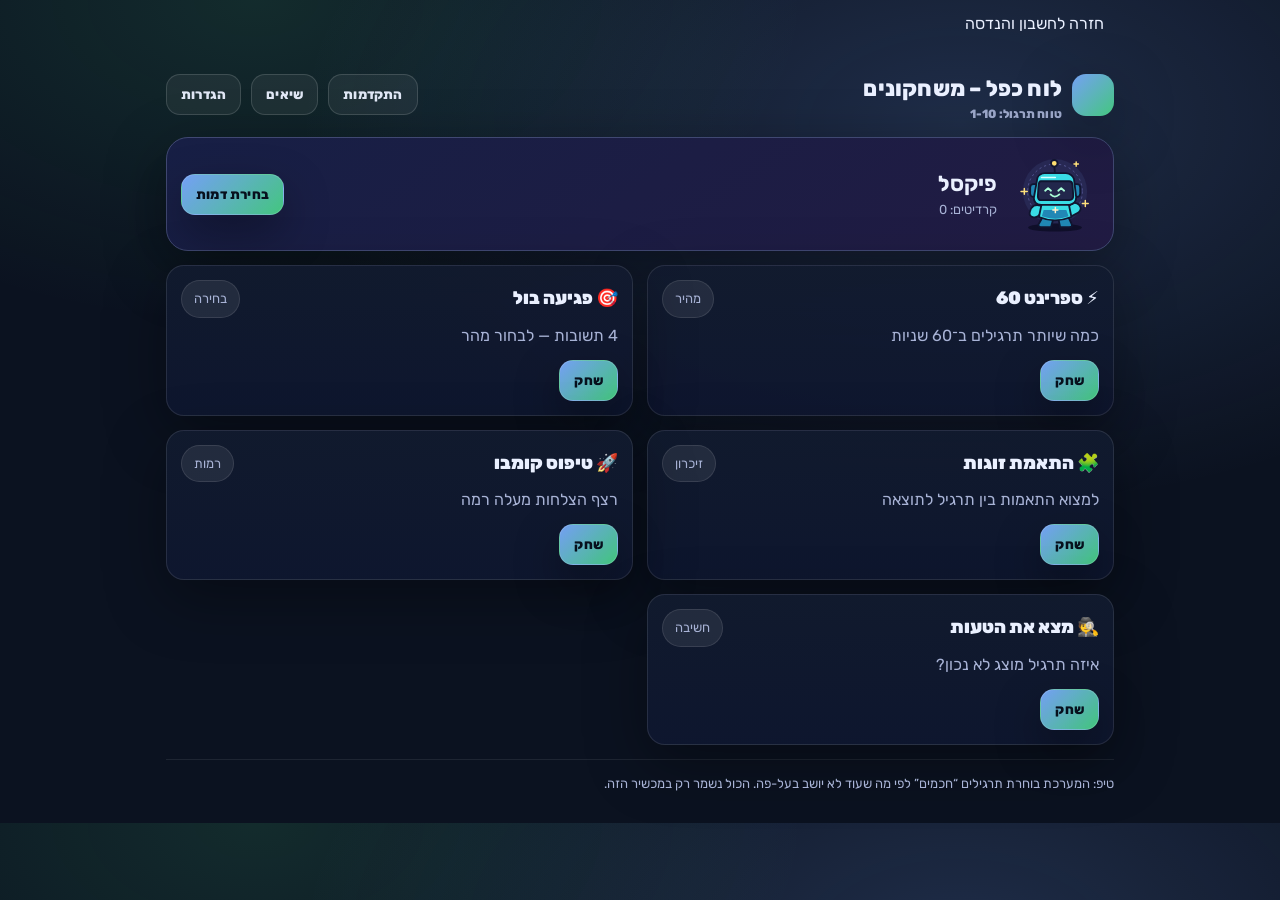
<file: games/multiplication-arcade/index.html>
<!doctype html>
<html lang="he" dir="rtl">
  <head>
    <meta charset="UTF-8" />
    <meta name="viewport" content="width=device-width, initial-scale=1.0" />
    <title>לוח כפל – משחקונים</title>
    <script type="module" crossorigin src="./assets/index-CK-tcN8k.js"></script>
    <link rel="stylesheet" crossorigin href="./assets/index-CbYcsQnc.css">
  </head>
  <body>
    <nav aria-label="מרחב הלמידה" style="max-width:960px;margin:12px auto;padding:0 16px"><a href="../../#/harel/grade-3/math-geometry" style="color:inherit">חזרה לחשבון והנדסה</a></nav>
    <div id="root"></div>
  </body>
</html>
</file>
<file: data/english/november-26/exam.css>
.english-exam {
  max-width: 740px;
}

.english-exam [dir="ltr"] {
  text-align: left;
}

.english-exam .question h2 {
  margin-bottom: 16px;
  overflow-wrap: anywhere;
}

.english-exam .progress {
  margin: 8px 0 16px;
}

.english-exam .answer {
  min-height: 48px;
  text-align: start;
}

.english-exam .answer[aria-pressed="true"],
.english-exam .btn[aria-pressed="true"] {
  border-color: var(--green);
  background: var(--soft);
  box-shadow: inset 0 0 0 1px var(--green);
}

.english-exam .answer[aria-pressed="true"]::before {
  content: "✓" / "";
}

.english-passage,
.english-jump {
  background: white;
  border: 1px solid var(--line);
  border-radius: 12px;
  padding: 4px 15px;
  margin: 12px 0;
}

.english-passage > summary,
.english-jump > summary {
  cursor: pointer;
  font-weight: bold;
  padding: 8px 0;
}

.english-passage p,
.english-cloze {
  font-size: 17px;
}

.english-cloze mark {
  background: #f7e3b4;
  border-radius: 4px;
  padding: 0 3px;
}

.english-exam label {
  display: block;
  font-weight: bold;
  margin-top: 12px;
}

.english-exam input[type="text"],
.english-exam textarea {
  display: block;
  width: 100%;
  min-height: 48px;
  padding: 10px 12px;
  border: 1px solid #82968c;
  border-radius: 10px;
  background: white;
  color: var(--ink);
  font: inherit;
  font-size: 17px;
}

.english-exam textarea {
  resize: vertical;
}

.english-bank {
  border: 0;
  margin: 0;
  padding: 0;
  min-width: 0;
}

.english-bank legend {
  font-weight: bold;
  margin-bottom: 6px;
  padding: 0;
}

.english-bank .answers {
  grid-template-columns: repeat(2, minmax(0, 1fr));
}

.english-jump-section {
  margin: 10px 0 15px;
}

.english-jump .qnav {
  margin-top: 6px;
  gap: 8px;
}

.english-jump .qnav button {
  width: 44px;
  height: 44px;
}

.english-section-scores {
  display: grid;
  grid-template-columns: repeat(3, minmax(0, 1fr));
  gap: 8px;
}

.english-section-scores > div {
  display: flex;
  flex-direction: column;
  padding: 10px;
  border-radius: 9px;
  background: var(--soft);
}

.english-exam .review summary {
  min-height: 30px;
}

.english-exam .review p {
  overflow-wrap: anywhere;
}

@media (max-width: 420px) {
  .english-filters .btn {
    flex: 1 0 43%;
  }
}

.arabic-exam [lang="ar"] {
  font-size: 28px;
  line-height: 1.65;
}

.arabic-glyph {
  font-size: 20px;
}

.arabic-exam .arabic-glyph [lang="ar"] {
  font-size: 40px;
}

.arabic-exam input[lang="ar"] {
  font-size: 28px;
}

.arabic-keyboard {
  display: flex;
  flex-wrap: wrap;
  gap: 6px;
  margin-top: 12px;
}

.arabic-keyboard .btn {
  min-width: 46px;
  min-height: 46px;
  padding: 1px 8px;
}

.arabic-exam label:has(#arabic-written) {
  display: inline-flex;
  min-height: 48px;
  gap: 8px;
  align-items: center;
  cursor: pointer;
}

.english-section-scores:has(> :nth-child(4)) {
  grid-template-columns: repeat(2, minmax(0, 1fr));
}
</file>
<file: games/multiplication-arcade/assets/index-CbYcsQnc.css>
@font-face{font-family:Rubik Variable;font-style:normal;font-display:swap;font-weight:300 900;src:url(./rubik-hebrew-wght-normal-BIkpbuMU.woff2) format("woff2-variations");unicode-range:U+0307-0308,U+0590-05FF,U+200C-2010,U+20AA,U+25CC,U+FB1D-FB4F}@font-face{font-family:Rubik Variable;font-style:normal;font-display:swap;font-weight:300 900;src:url(./rubik-latin-wght-normal-CnQIisVs.woff2) format("woff2-variations");unicode-range:U+0000-00FF,U+0131,U+0152-0153,U+02BB-02BC,U+02C6,U+02DA,U+02DC,U+0304,U+0308,U+0329,U+2000-206F,U+20AC,U+2122,U+2191,U+2193,U+2212,U+2215,U+FEFF,U+FFFD}:root{--bg:#0b1220;--card:#121b2f;--card2:#0f1730;--text:#eaf0ff;--muted:#a8b3d6;--good:#4be38a;--bad:#ff6b6b;--accent:#7aa7ff;--shadow: 0 18px 60px rgba(0,0,0,.35);--r: 18px}*{box-sizing:border-box}body{margin:0;font-family:Rubik Variable,system-ui,sans-serif;line-height:1.5;background:radial-gradient(1200px 700px at 75% 15%,rgba(122,167,255,.18),transparent 55%),radial-gradient(1100px 650px at 20% 0%,rgba(75,227,138,.12),transparent 50%),var(--bg);color:var(--text)}button,input,select{font-family:inherit}a{color:inherit;text-decoration:none}.container{max-width:980px;margin:0 auto;padding:18px 16px 30px}.topbar{display:flex;align-items:center;justify-content:space-between;gap:10px;margin-bottom:14px}.brand{display:flex;align-items:center;gap:10px;font-weight:800;letter-spacing:.2px}.badge{font-size:12px;color:var(--muted);opacity:.9}.grid{display:grid;grid-template-columns:repeat(12,1fr);gap:14px}@media (max-width:820px){.grid{gap:12px}}.h1{font-size:22px;margin:6px 0 0}.h2{font-size:16px;color:var(--muted);margin:6px 0 0}.row{display:flex;align-items:center;justify-content:space-between;gap:12px}.pill{background:#ffffff14;border:1px solid rgba(255,255,255,.1);padding:8px 12px;border-radius:999px;color:var(--muted);font-size:13px}.bigQ{font-size:44px;font-weight:900;letter-spacing:.5px}@media (max-width:520px){.bigQ{font-size:38px}}.answerInput{width:220px;max-width:70vw;text-align:center;font-size:28px;padding:12px 14px;border-radius:14px;border:1px solid rgba(255,255,255,.15);background:#0a101e80;color:var(--text);outline:none}.answerInput:focus{border-color:#7aa7ff99;box-shadow:0 0 0 4px #7aa7ff26}.kbd{font-size:12px;color:var(--muted)}.hr{height:1px;background:#ffffff14;margin:14px 0}.small{font-size:13px;color:var(--muted)}.hero-banner,.hero-panel{background:linear-gradient(145deg,#171f45,#211b43);border:1px solid #404872;border-radius:22px;padding:14px;margin:14px 0;box-shadow:var(--shadow)}.hero-banner{display:flex;gap:14px;align-items:center;flex-wrap:wrap}.hero-banner .arcade-hero-art{width:88px;height:84px}.hero-banner strong{font-size:1.35rem}.hero-banner button{margin-inline-start:auto}.hero-panel{display:grid;grid-template-columns:minmax(0,1fr) minmax(0,1fr);gap:16px;align-items:center}.arcade-hero-art{width:100%;height:auto;display:block}.hero-stage{text-align:center;display:grid;justify-items:center;gap:4px}.hero-stage svg{max-width:240px}.hero-stage strong{font-size:1.6rem}.hero-stage span,.shop-note{color:var(--muted)}.hero-choices,.shop-grid{display:grid;gap:10px;grid-template-columns:repeat(2,minmax(0,1fr))}.hero-choice,.shop-card{border:1px solid #4c547b;border-radius:16px;background:#151f39;color:var(--text);padding:12px;display:grid;gap:6px;align-content:start}.hero-choice{cursor:pointer;justify-items:center}.hero-choice[aria-pressed=true]{border:2px solid #6df3ce;background:#26395a}.hero-choice svg{max-width:120px}.hero-choice strong{font-size:1.1rem}.hero-choice span,.shop-card span{color:var(--muted)}.credit-badge{display:inline-block;background:#614728;color:#ffe6a2;border-radius:30px;padding:7px 14px;font-weight:800}.shop-card button[disabled]{opacity:.48;cursor:not-allowed}.shop-card button[aria-pressed=true]{outline:2px solid #6df3ce}.reward-note{display:flex;align-items:center;gap:12px;justify-content:space-between;flex-wrap:wrap;color:#ffe6a2;margin:0 0 12px}@media (max-width:560px){.hero-panel{grid-template-columns:1fr}.hero-stage svg{max-width:180px}.shop-card{padding:9px}.shop-card button{padding:8px!important}}.gift-switch{display:flex;flex-wrap:wrap;gap:8px;justify-content:center}.gift-grid{display:grid;grid-template-columns:repeat(auto-fill,minmax(126px,1fr));gap:12px}.gift-box{position:relative;display:grid;gap:4px;justify-items:center;align-content:center;min-height:136px;padding:10px 6px;border:1px solid #4ba39b;border-radius:18px;background:linear-gradient(150deg,#223f57,#172d43);color:var(--text);cursor:pointer;transition:transform .15s,box-shadow .15s}.gift-box[data-kind=skin]{border-color:#a98cfc;background:linear-gradient(150deg,#453979,#272a53)}.gift-box:hover{transform:translateY(-3px);box-shadow:0 7px 20px #03061688}.gift-box:focus-visible,.gift-switch button:focus-visible{outline:3px solid #ffe69c;outline-offset:3px}.gift-coin{position:absolute;inset-block-start:8px;inset-inline-start:8px;display:grid;place-items:center;width:34px;height:34px;border:2px solid #ffe8a0;border-radius:50%;background:radial-gradient(circle at 30% 23%,#fff0a2 8%,#ffce52 49%,#eb991e 86%);box-shadow:inset 0 0 0 2px #c77b18,0 2px 5px #07091890;color:#492800;font-size:1rem;font-weight:900;line-height:1;font-variant-numeric:tabular-nums}.gift-coin:after{content:"";position:absolute;inset-block-start:-5px;inset-inline-start:-4px;width:12px;height:12px;background:#fff7ce;clip-path:polygon(50% 0,62% 38%,100% 50%,62% 62%,50% 100%,38% 62%,0 50%,38% 38%)}.gift-status{color:#ffe6a2;min-height:1.5em}.gift-reveal{width:min(370px,calc(100% - 28px));max-height:calc(100% - 28px);overflow:auto;text-align:center;background:linear-gradient(155deg,#292a55,#141a39);border:2px solid #a893ff;color:var(--text);border-radius:24px;padding:16px;box-shadow:var(--shadow)}.gift-reveal::backdrop{background:#080b1add}.gift-reveal p,.gift-reveal h2{margin:5px 0 10px}.reveal-art{width:min(100%,210px);margin:auto;animation:gift-pop .36s ease-out}@keyframes gift-pop{0%{opacity:0;transform:scale(.68) rotate(-8deg)}to{opacity:1;transform:none}}@media (prefers-reduced-motion:reduce){.reveal-art{animation:none}.gift-box{transition:none}}.gift-status:empty{display:none}.gift-status:not(:empty){position:fixed;z-index:30;inset-inline:12px;bottom:12px;max-width:460px;margin:0 auto;padding:10px 16px;background:#3d2c44;border:1px solid #e1b468;border-radius:14px;box-shadow:var(--shadow);text-align:center}
</file>
